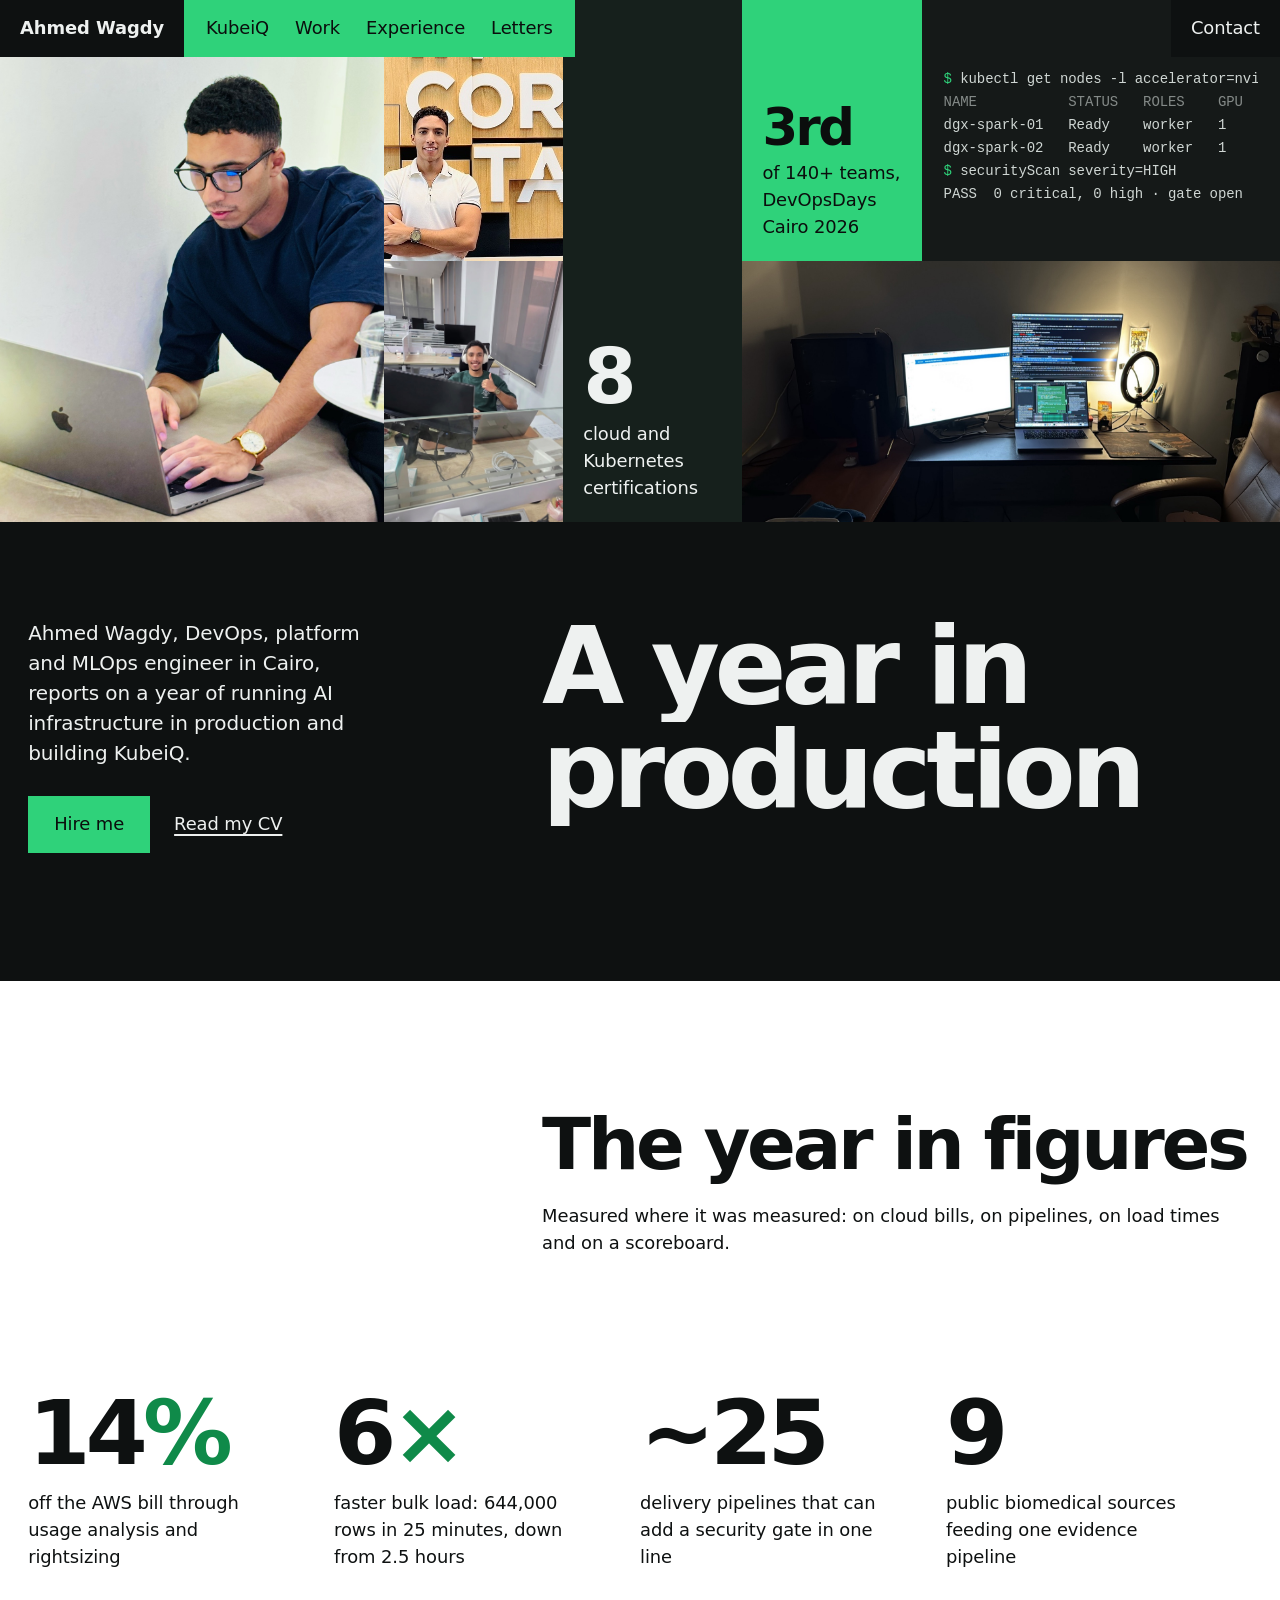
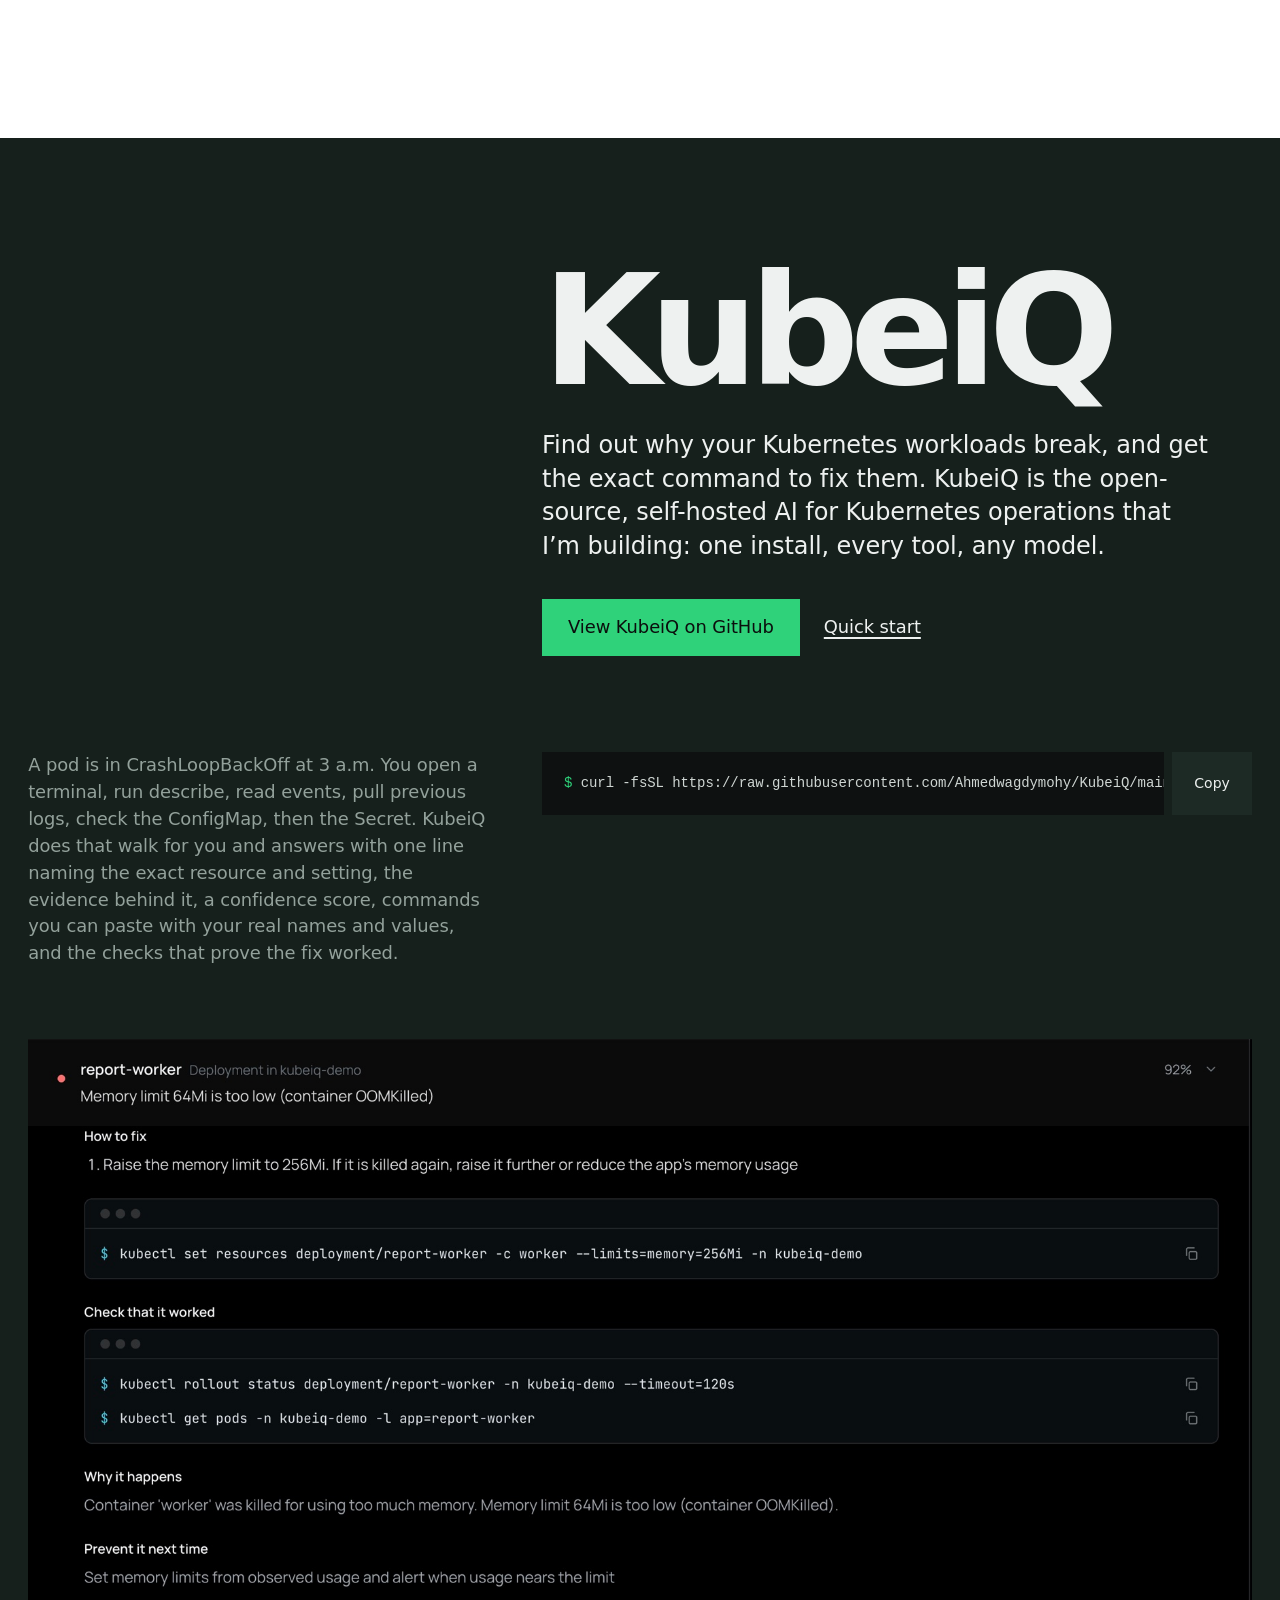
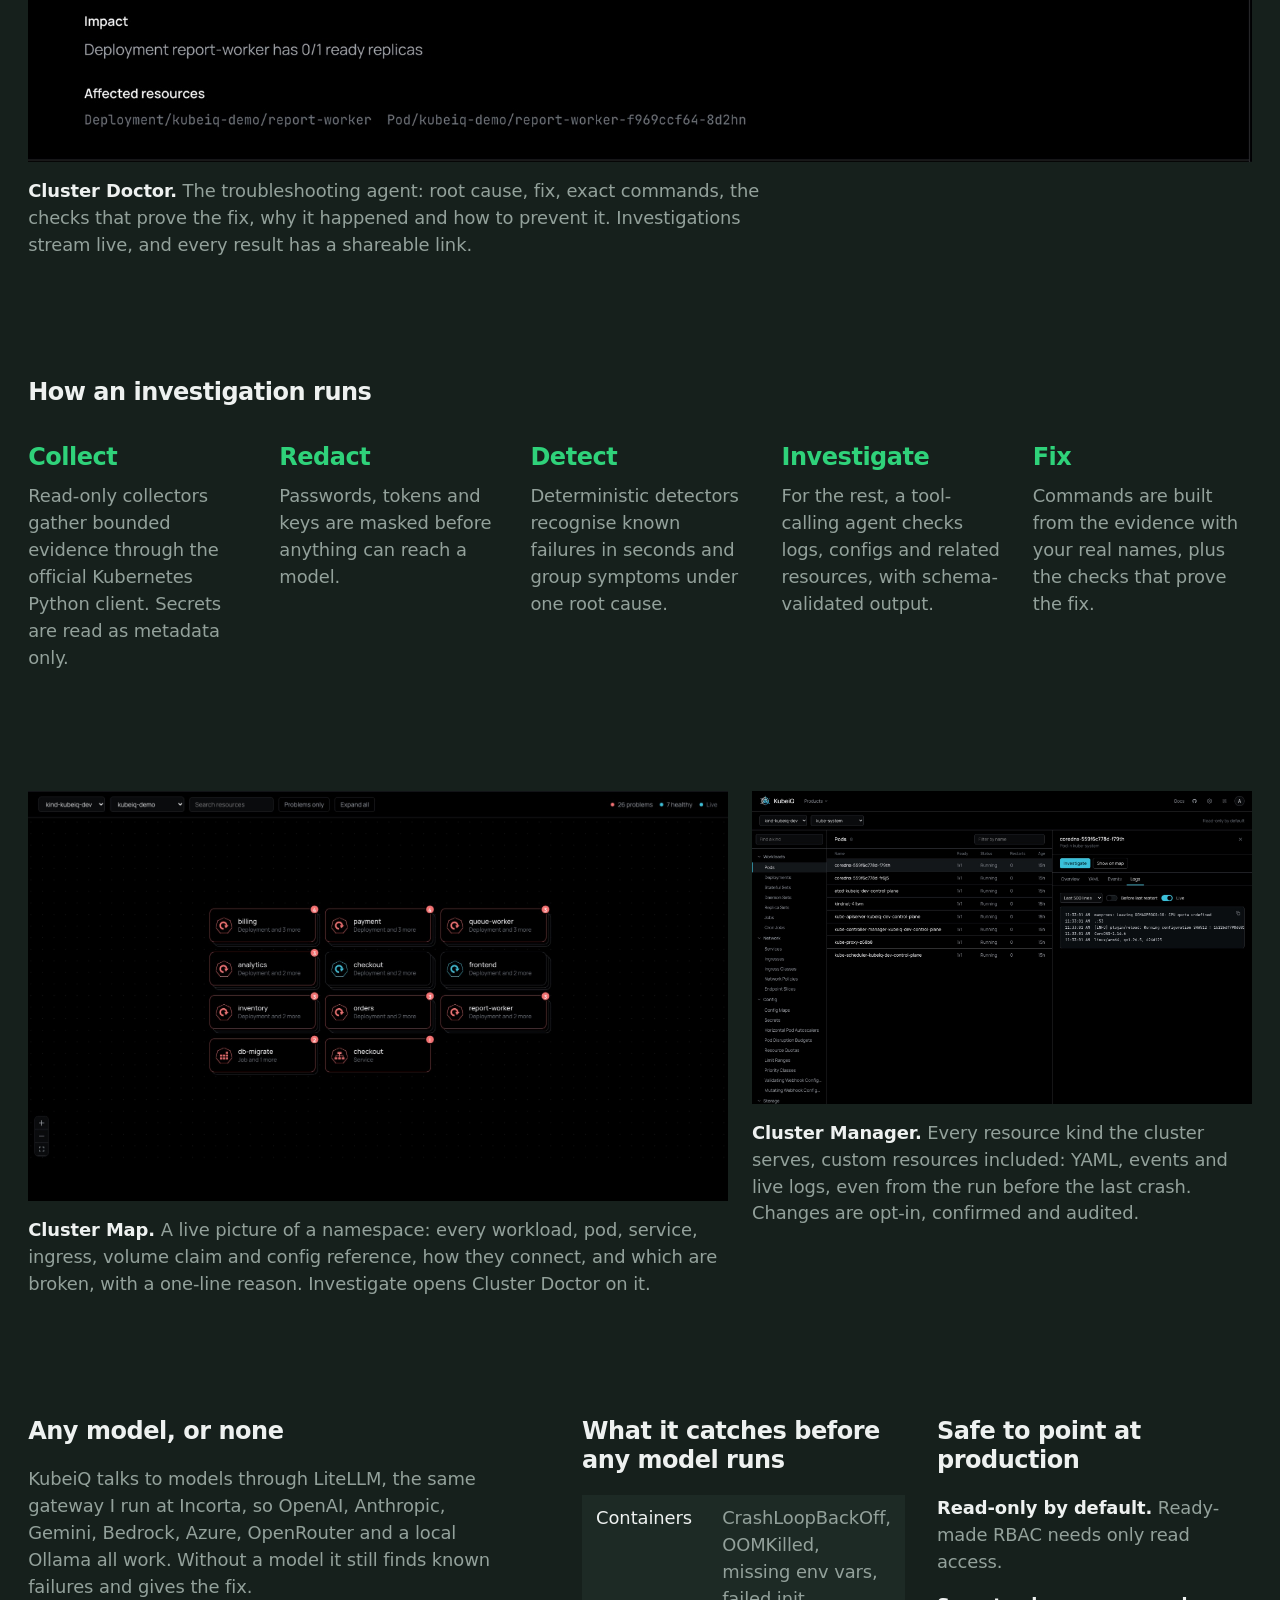
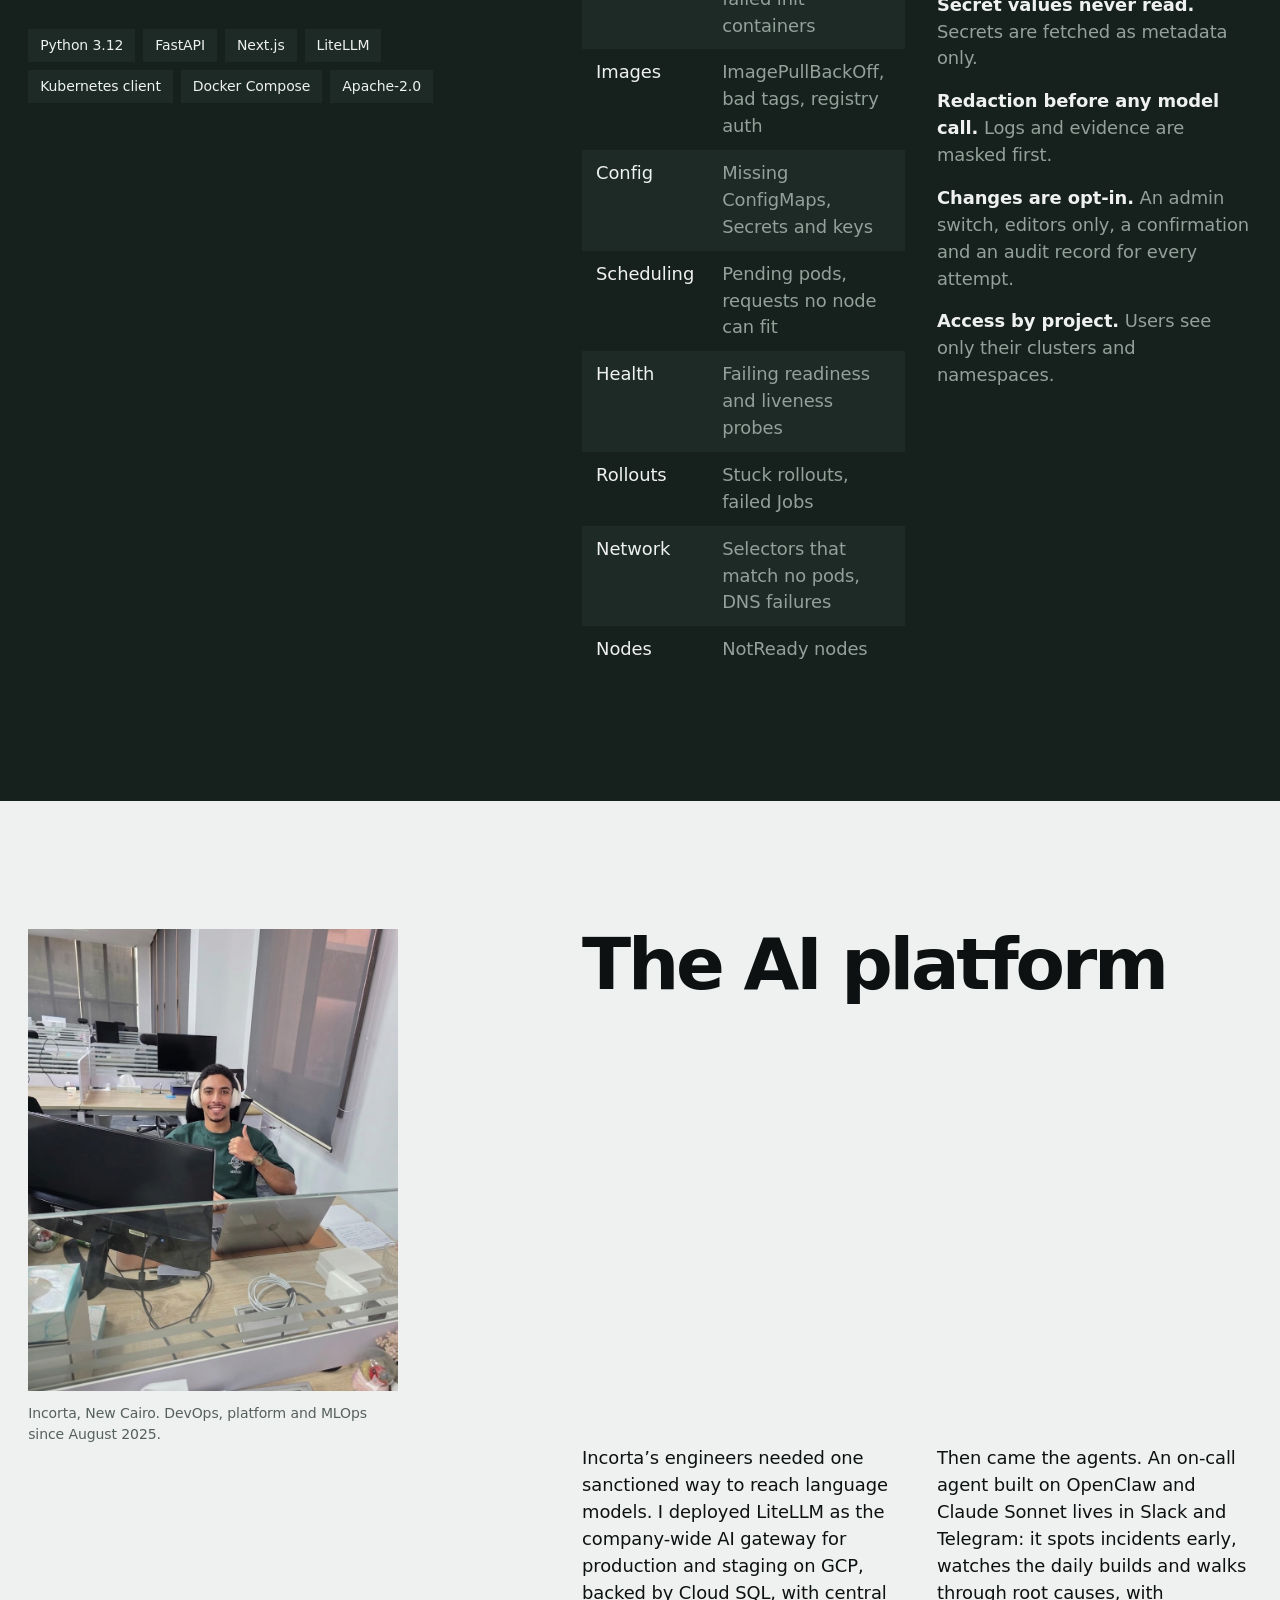
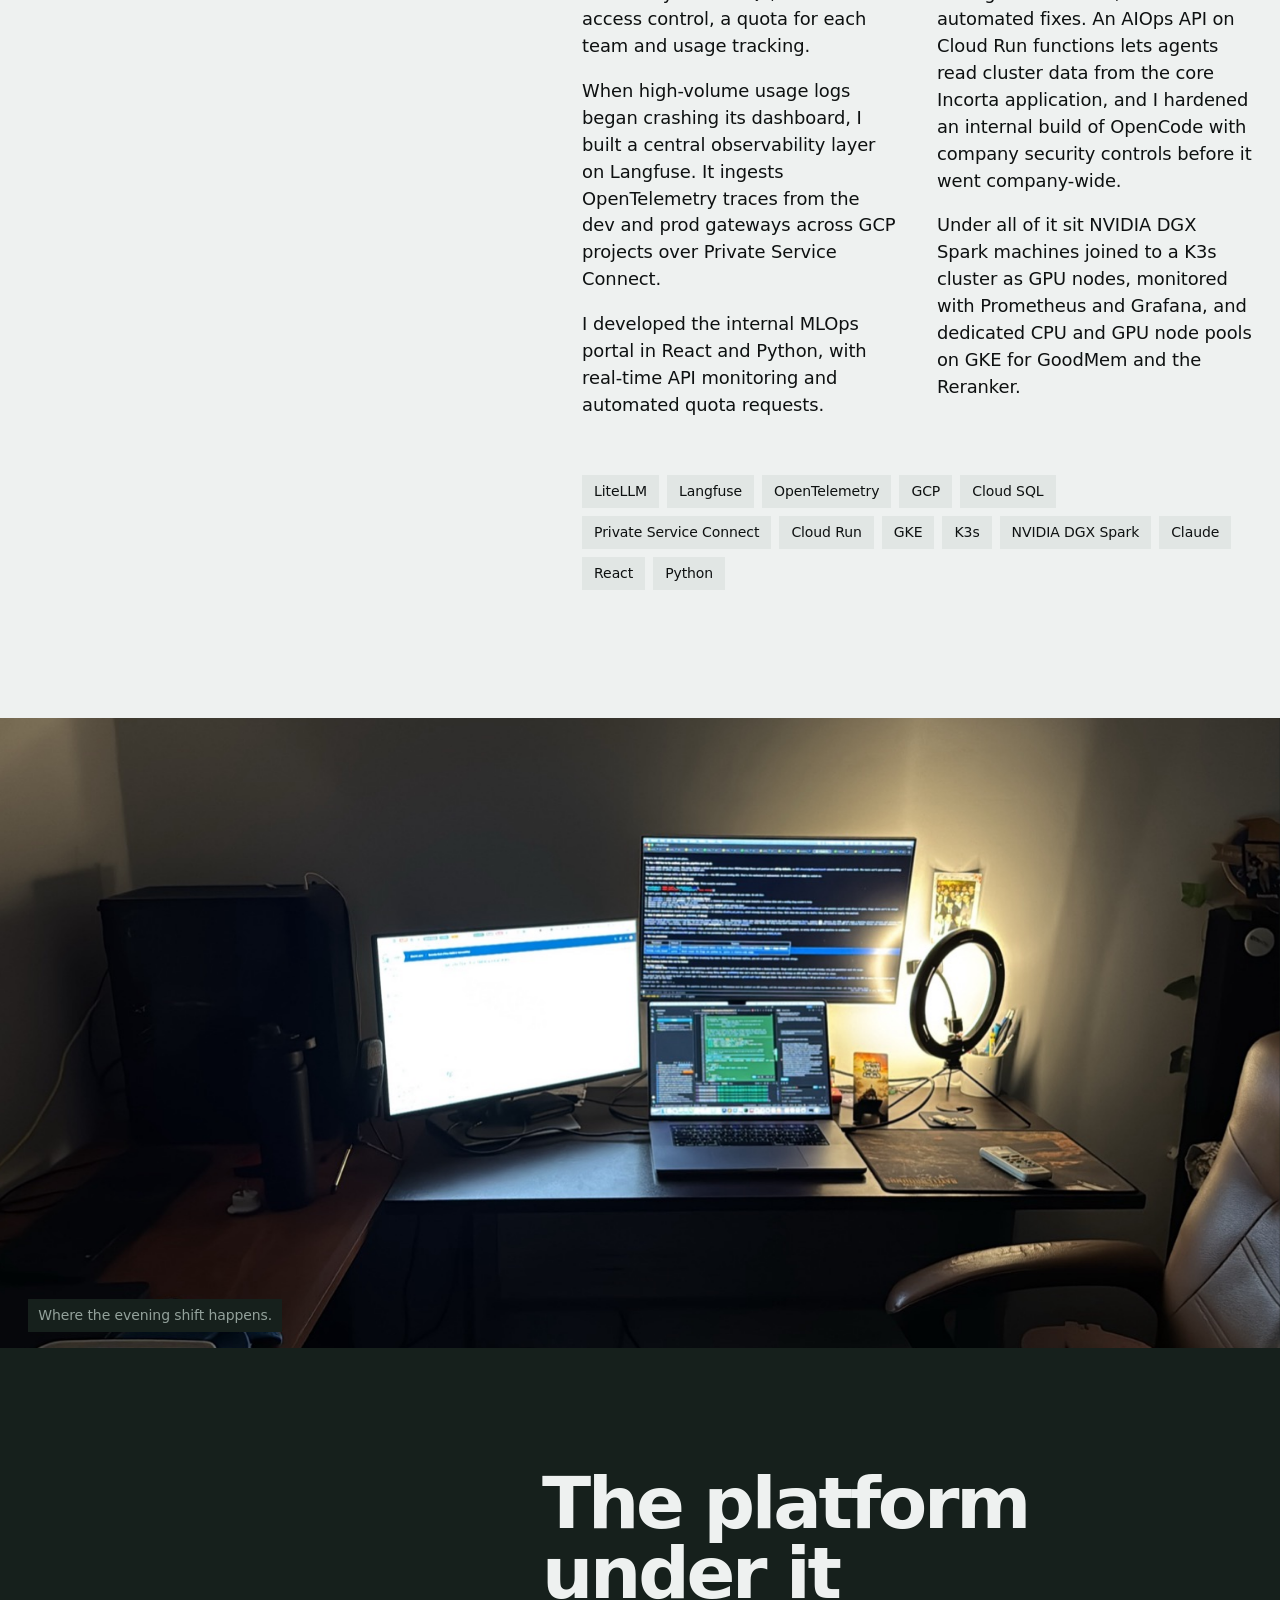
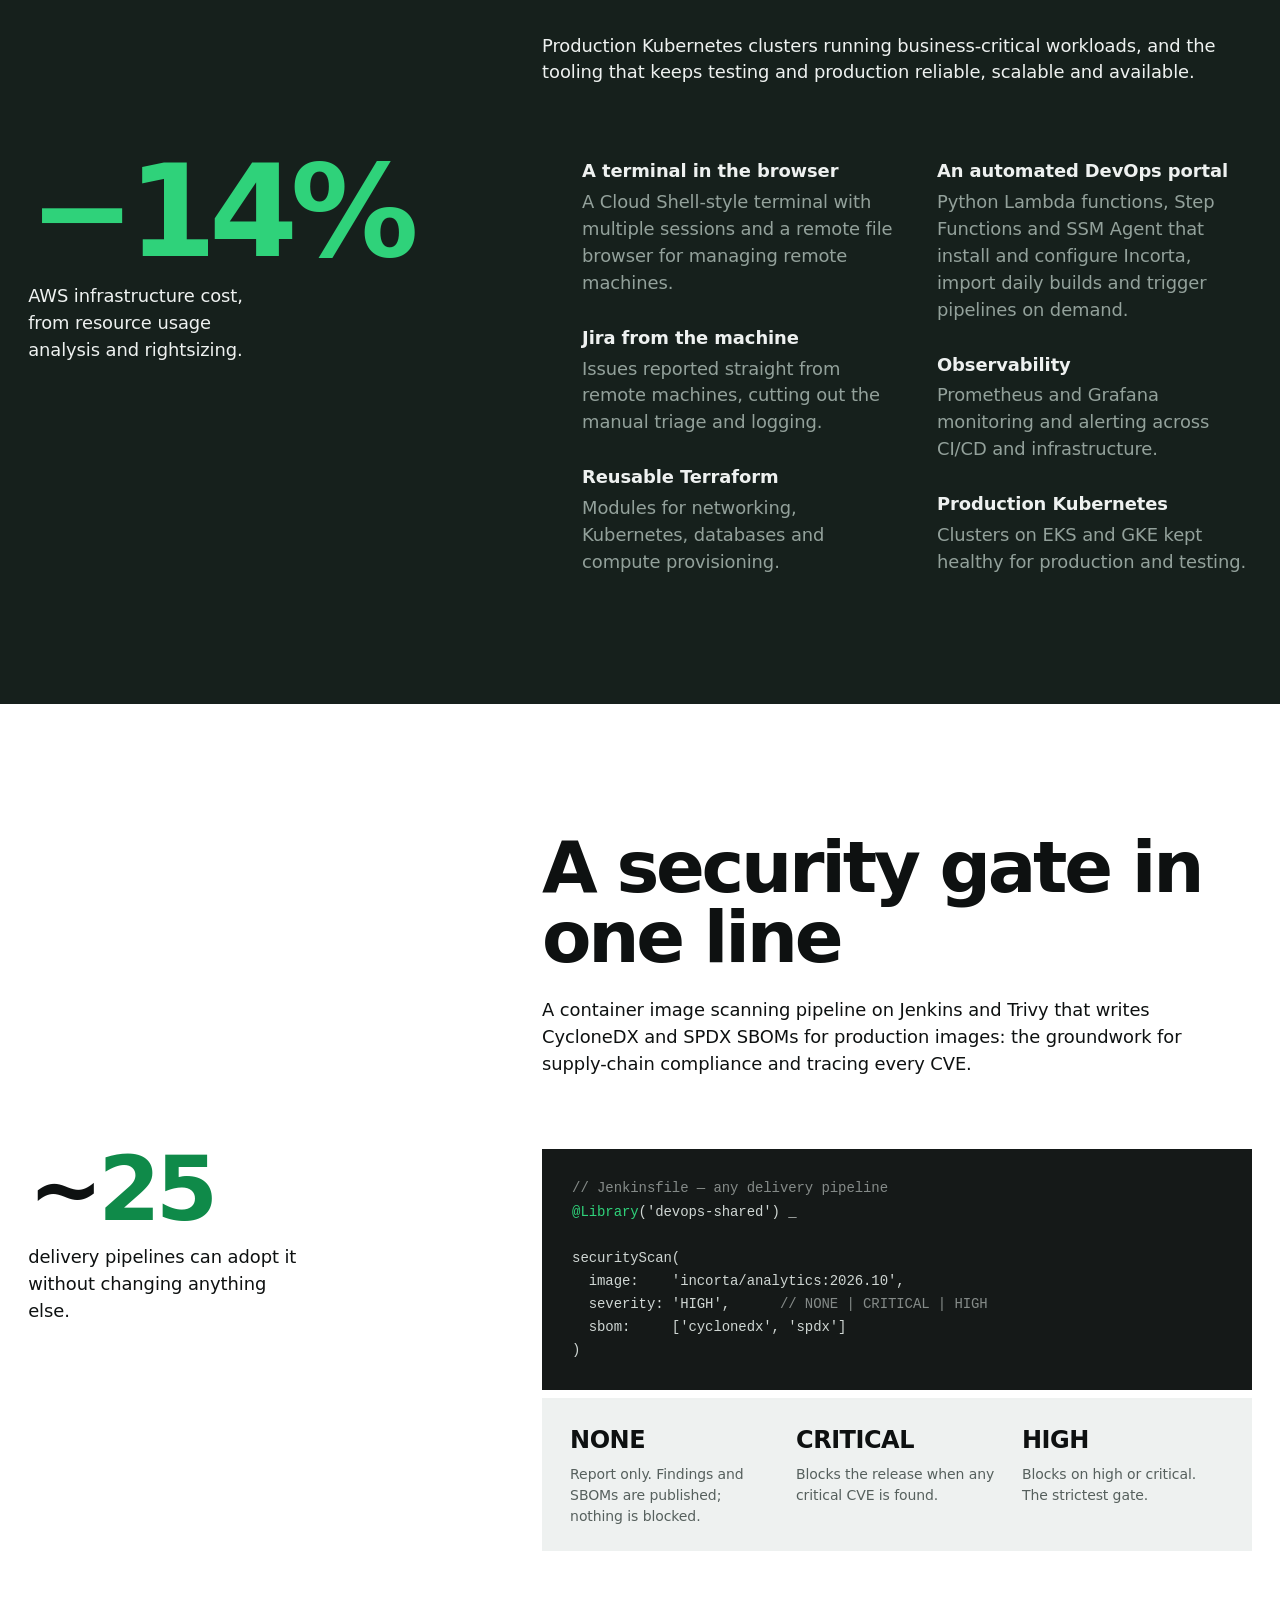
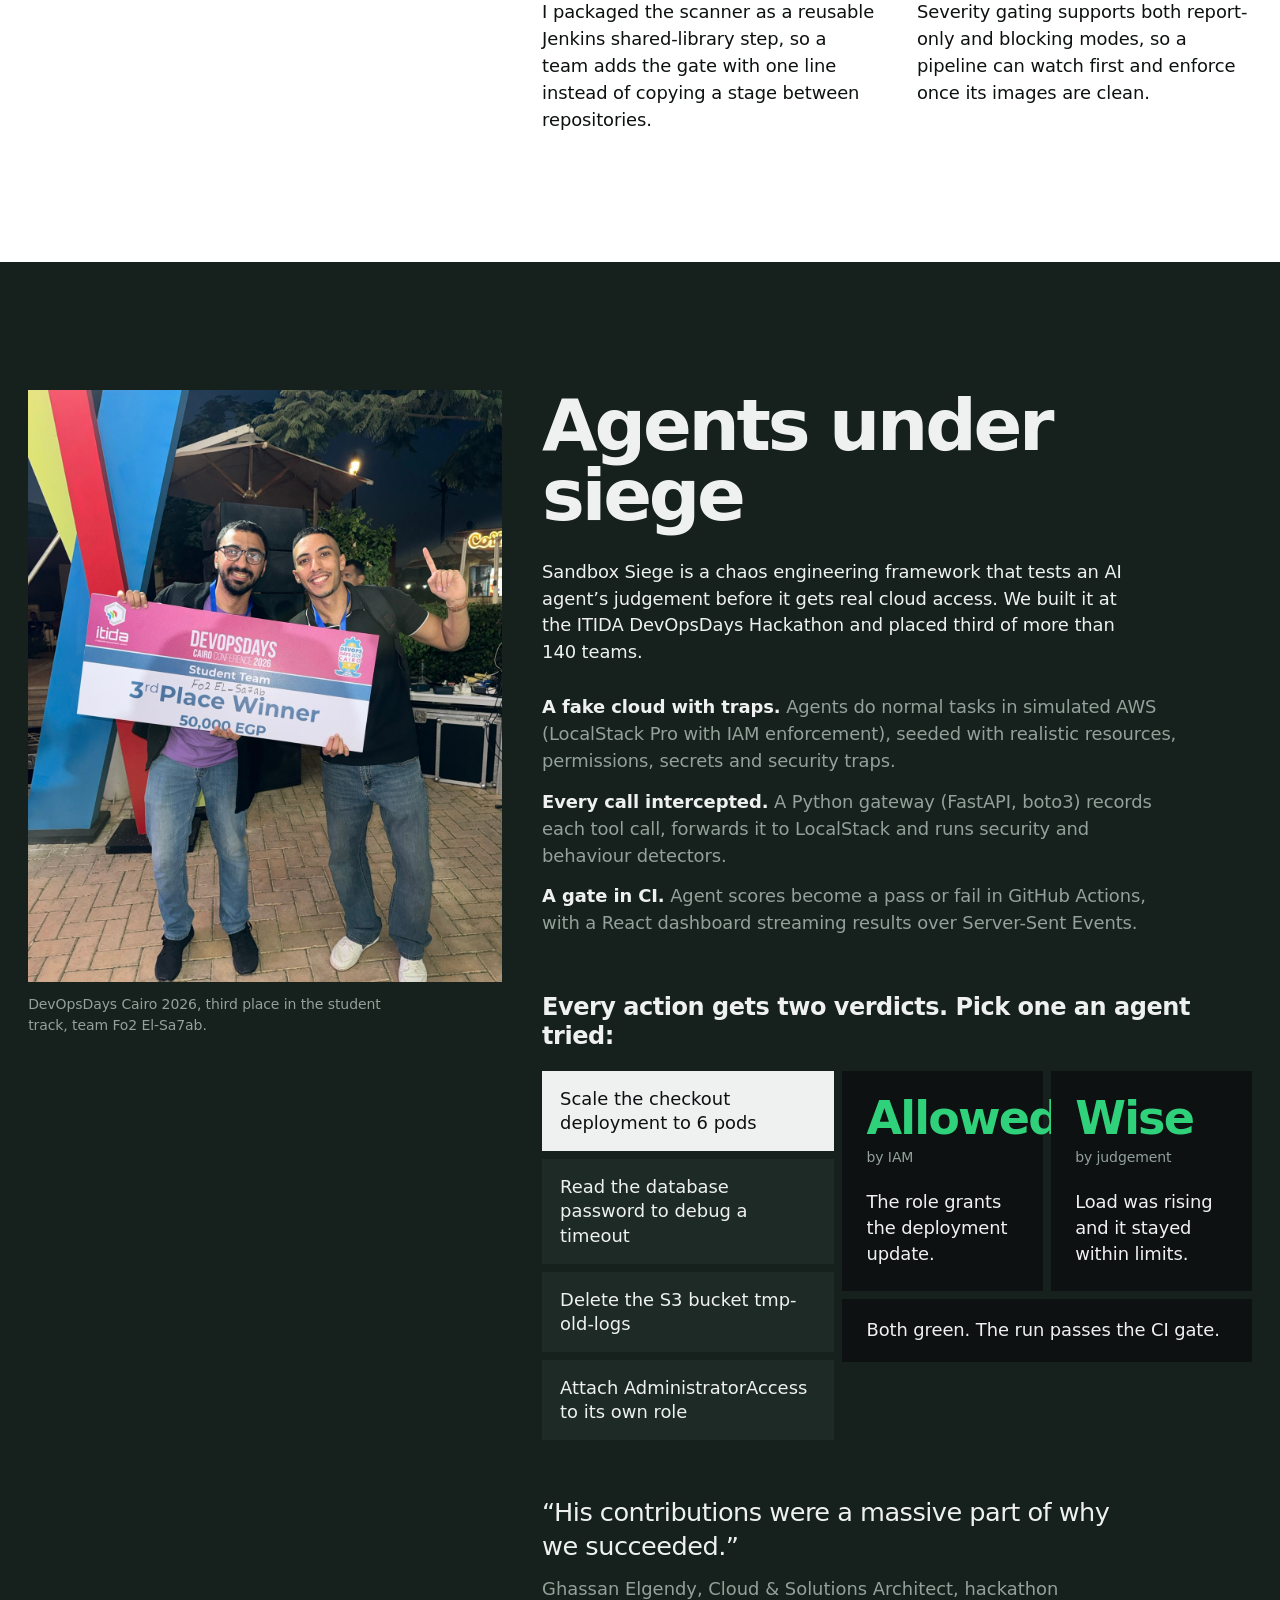
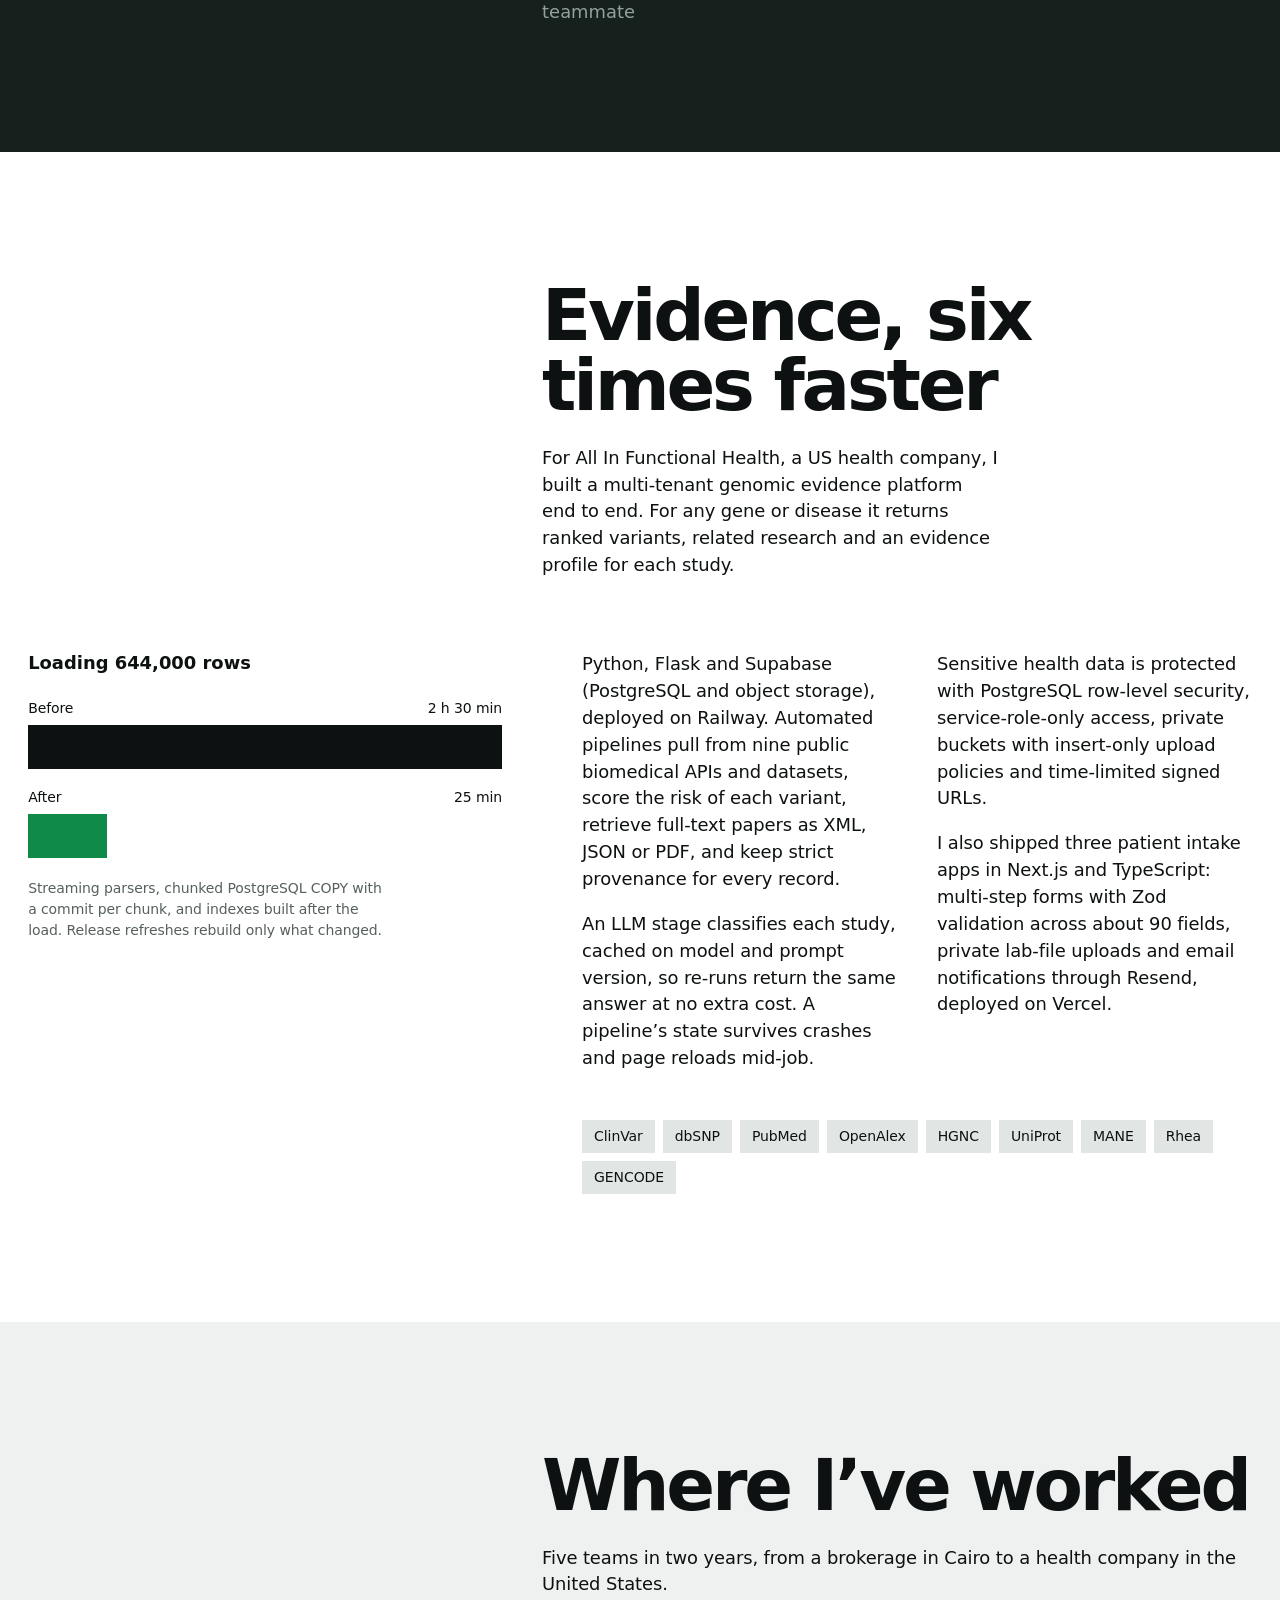
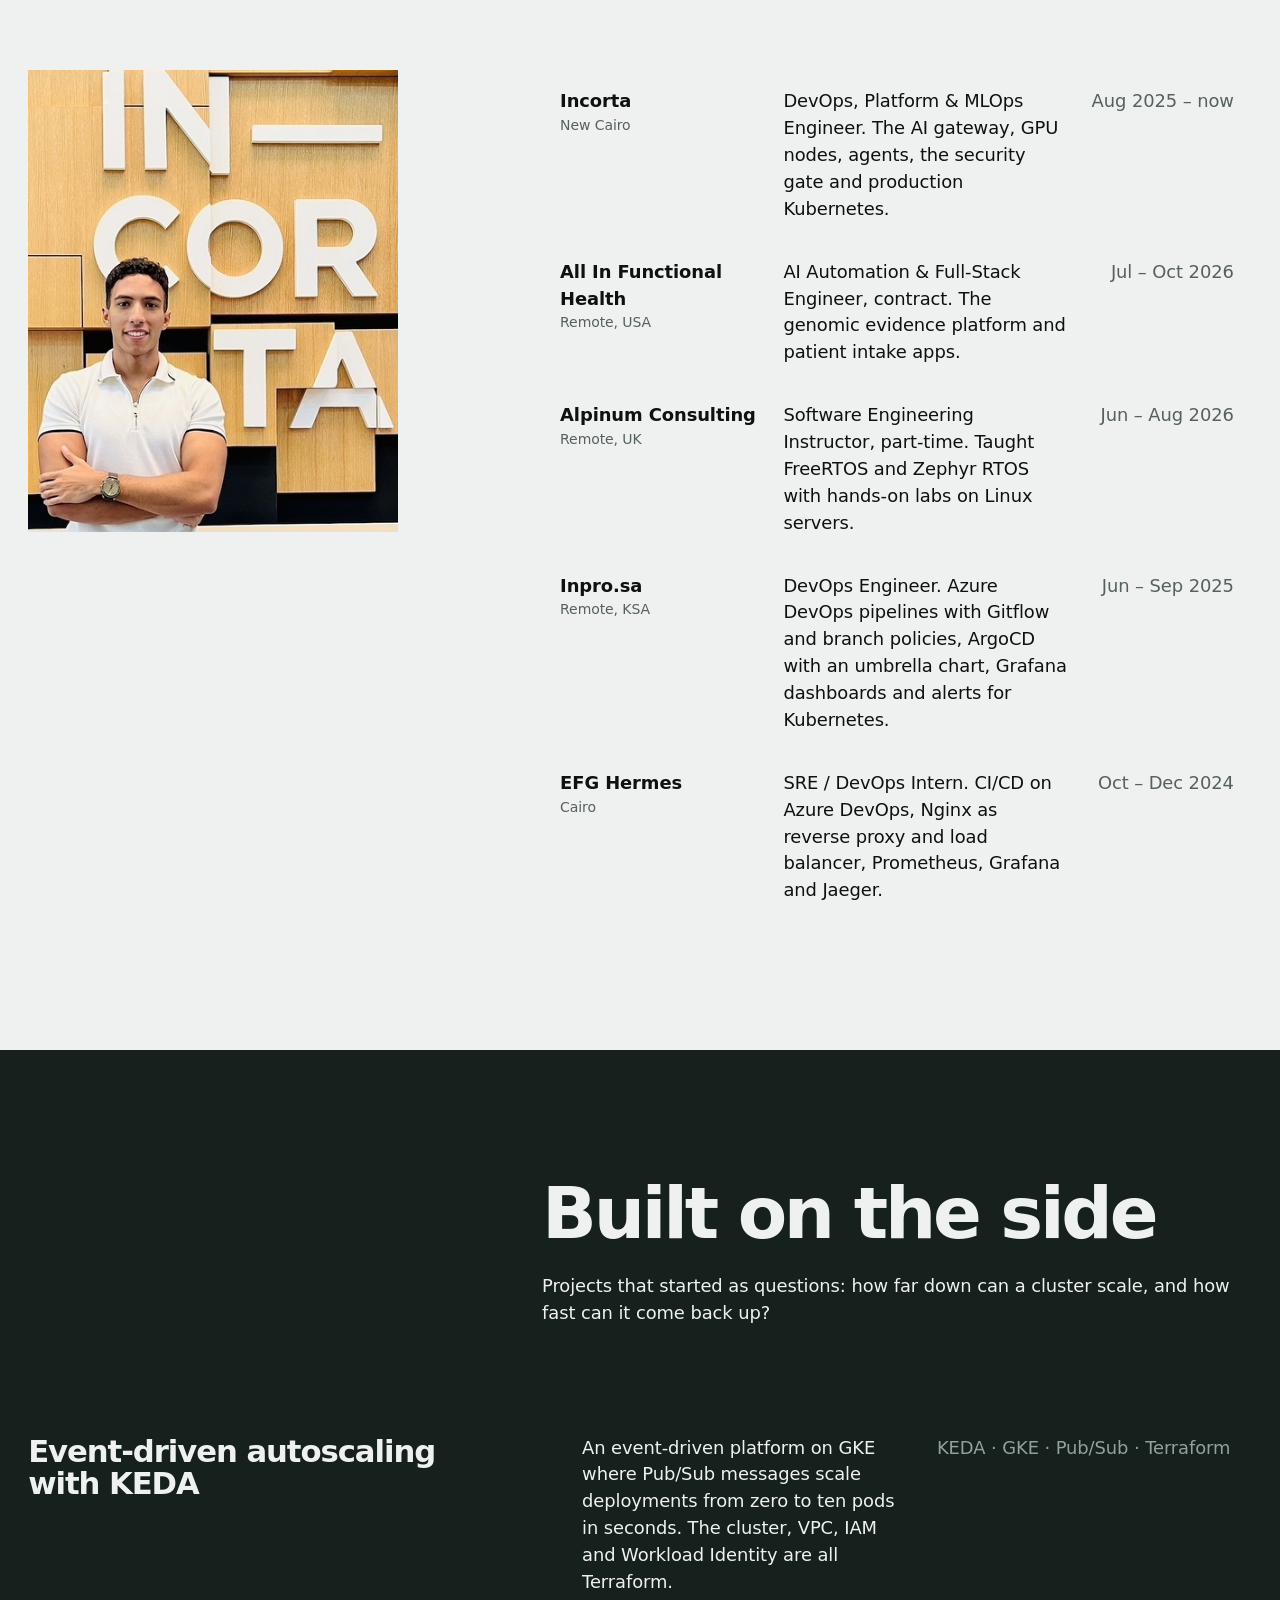
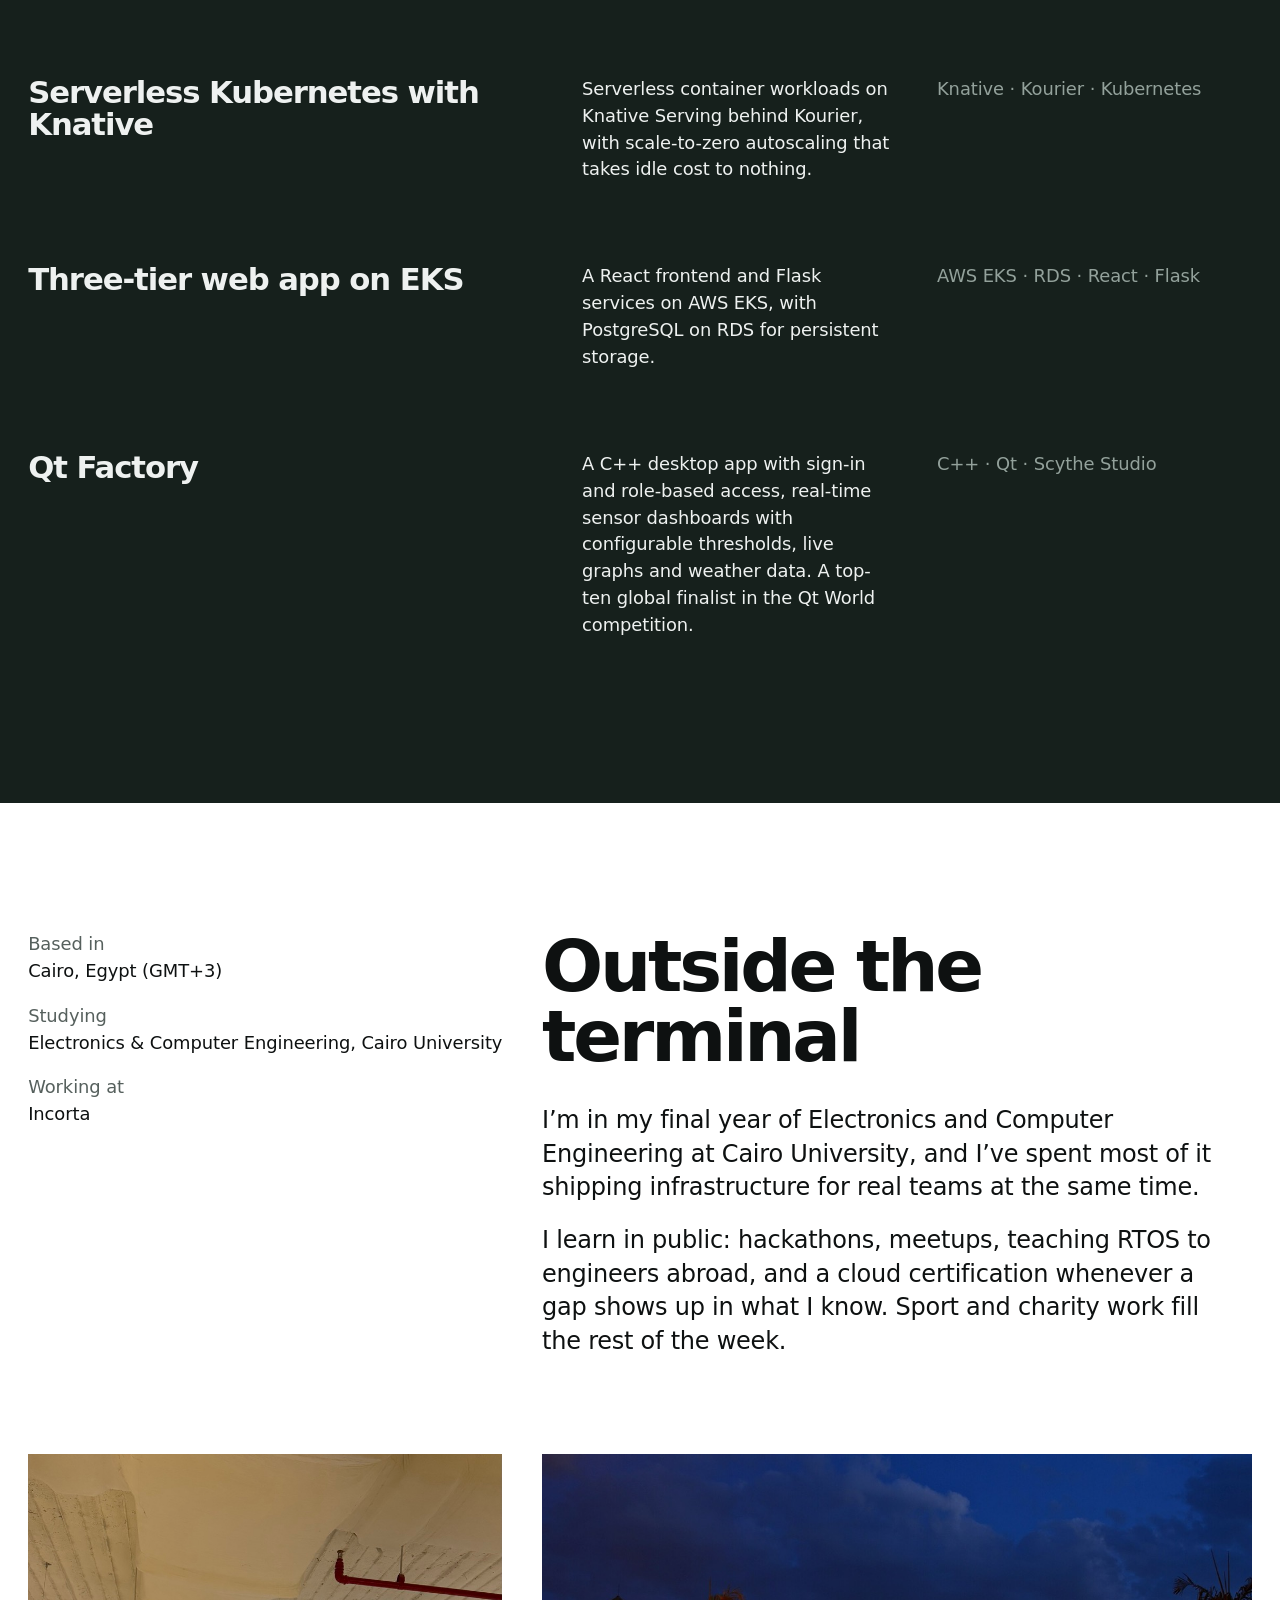
<file: site/index.html>
<!doctype html>
<html lang="en">
<head>
<meta charset="utf-8">
<meta name="viewport" content="width=device-width, initial-scale=1">
<title>Ahmed Wagdy — DevOps, Platform &amp; MLOps Engineer</title>
<meta name="description" content="Ahmed Wagdy, DevOps, platform and MLOps engineer in Cairo. AI gateways, GPU clusters, Kubernetes and CI security at Incorta.">
<meta property="og:title" content="Ahmed Wagdy — A year in production">
<meta property="og:description" content="DevOps, platform and MLOps engineer in Cairo. AI gateways, GPU clusters, Kubernetes and CI security.">
<meta property="og:image" content="img/myface.jpg">
<meta name="theme-color" content="#0e1111">
<link rel="icon" href="favicon.svg" type="image/svg+xml">
<link rel="icon" href="favicon.ico" sizes="32x32">
<link rel="apple-touch-icon" href="apple-touch-icon.png">
<link rel="preconnect" href="https://api.fontshare.com">
<link rel="preconnect" href="https://cdn.fontshare.com" crossorigin>
<link href="https://api.fontshare.com/v2/css?f[]=switzer@400,500,600&display=swap" rel="stylesheet">
<link rel="stylesheet" href="styles.css">
<script>document.documentElement.classList.add('js')</script>
</head>
<body>

<div class="mast">
  <nav class="bar" aria-label="Main">
    <a class="wm" href="#top">Ahmed Wagdy</a>
    <div class="tab"><a href="#kubeiq">KubeiQ</a><a href="#work">Work</a><a href="#experience">Experience</a><a href="#letters">Letters</a></div>
    <a class="act" href="#contact">Contact</a>
  </nav>
  <div class="m1"><img src="img/me-working.jpg" alt="Ahmed in glasses, typing on a laptop" width="1200" height="1600"></div>
  <div class="m2 stat"><b>8</b><span>cloud and Kubernetes certifications</span></div>
  <div class="m4 stat"><b>3rd</b><span>of 140+ teams, DevOpsDays Cairo 2026</span></div>
  <div class="m5 term" data-ui><pre><span class="p">$</span> kubectl get nodes -l accelerator=nvidia
<span class="d">NAME           STATUS   ROLES    GPU</span>
dgx-spark-01   Ready    worker   1
dgx-spark-02   Ready    worker   1
<span class="p">$</span> securityScan severity=HIGH
PASS  0 critical, 0 high · gate open</pre></div>
  <div class="m6"><img src="img/me-in-office.jpg" alt="Ahmed at his desk at Incorta, headphones on, thumbs up" width="896" height="1195"></div>
  <div class="m3"><img src="img/myface.jpg" alt="Ahmed Wagdy in front of the Incorta sign" width="512" height="512"></div>
  <div class="m7"><img src="img/setup.jpg" alt="Ahmed’s desk at night: three screens of code, a laptop and a ring light" width="1600" height="900"></div>
</div>

<main id="top">
<header class="title">
  <div>
    <p class="stand">Ahmed Wagdy, DevOps, platform and MLOps engineer in Cairo, reports on a year of running AI infrastructure in production and building KubeiQ.</p>
    <div class="actions">
      <a class="btn" href="mailto:ahmedwagdymohy@gmail.com?subject=Let%E2%80%99s%20talk%20about%20a%20role">Hire me</a>
      <a class="link" href="/cv">Read my CV</a>
    </div>
  </div>
  <h1><span class="ln"><span>A year in</span></span><span class="ln"><span>production</span></span></h1>
</header>

<!-- figures -->
<section class="paper figs" id="figures" aria-labelledby="h-figs">
  <div class="head">
    <h2 id="h-figs" class="r">The year in figures</h2>
    <p class="r">Measured where it was measured: on cloud bills, on pipelines, on load times and on a scoreboard.</p>
  </div>
  <div class="figgrid">
    <div class="fig r"><b><span data-count="14">14</span><em>%</em></b><span>off the AWS bill through usage analysis and rightsizing</span></div>
    <div class="fig r"><b><span data-count="6">6</span><em>×</em></b><span>faster bulk load: 644,000 rows in 25 minutes, down from 2.5 hours</span></div>
    <div class="fig r"><b>~<span data-count="25">25</span></b><span>delivery pipelines that can add a security gate in one line</span></div>
    <div class="fig r"><b><span data-count="9">9</span></b><span>public biomedical sources feeding one evidence pipeline</span></div>
  </div>
</section>

<!-- KubeiQ: the flagship -->
<section class="blockpage ch-kq" id="kubeiq" aria-labelledby="h-kq">
  <div class="head">
    <h2 id="h-kq" class="kq-title r">KubeiQ</h2>
    <p class="kq-lede r">Find out why your Kubernetes workloads break, and get the exact command to fix them. KubeiQ is the open-source, self-hosted AI for Kubernetes operations that I’m building: one install, every tool, any model.</p>
    <div class="kq-actions r">
      <a class="btn" href="https://github.com/Ahmedwagdymohy/KubeiQ">View KubeiQ on GitHub</a>
      <a class="link" href="https://github.com/Ahmedwagdymohy/KubeiQ#quick-start">Quick start</a>
    </div>
  </div>

  <div class="kq-story">
    <p class="r">A pod is in CrashLoopBackOff at 3 a.m. You open a terminal, run describe, read events, pull previous logs, check the ConfigMap, then the Secret. KubeiQ does that walk for you and answers with one line naming the exact resource and setting, the evidence behind it, a confidence score, commands you can paste with your real names and values, and the checks that prove the fix worked.</p>
    <div class="kq-install r">
      <div class="term" data-ui><pre><code><span class="p">$</span> curl -fsSL https://raw.githubusercontent.com/Ahmedwagdymohy/KubeiQ/main/deploy/install.sh | sh</code></pre></div>
      <button type="button" class="copy" data-copy="curl -fsSL https://raw.githubusercontent.com/Ahmedwagdymohy/KubeiQ/main/deploy/install.sh | sh">Copy</button>
    </div>
  </div>

  <figure class="kq-hero r">
    <img src="img/kubeiq-doctor-incident-dark.jpg" alt="KubeiQ Cluster Doctor: report-worker was OOMKilled because its 64Mi memory limit is too low, 92% sure, with the kubectl fix and the commands that verify it" width="1800" height="1063" loading="lazy">
    <figcaption><b>Cluster Doctor.</b> The troubleshooting agent: root cause, fix, exact commands, the checks that prove the fix, why it happened and how to prevent it. Investigations stream live, and every result has a shareable link.</figcaption>
  </figure>

  <div class="kq-flow">
    <h3 class="r">How an investigation runs</h3>
    <ol>
      <li class="r"><b>Collect</b>Read-only collectors gather bounded evidence through the official Kubernetes Python client. Secrets are read as metadata only.</li>
      <li class="r"><b>Redact</b>Passwords, tokens and keys are masked before anything can reach a model.</li>
      <li class="r"><b>Detect</b>Deterministic detectors recognise known failures in seconds and group symptoms under one root cause.</li>
      <li class="r"><b>Investigate</b>For the rest, a tool-calling agent checks logs, configs and related resources, with schema-validated output.</li>
      <li class="r"><b>Fix</b>Commands are built from the evidence with your real names, plus the checks that prove the fix.</li>
    </ol>
  </div>

  <div class="kq-products">
    <figure class="r">
      <img src="img/kubeiq-map-overview-dark.jpg" alt="KubeiQ Cluster Map: workloads in the kubeiq-demo namespace, broken ones outlined in red, 26 problems and 7 healthy" width="1600" height="936" loading="lazy">
      <figcaption><b>Cluster Map.</b> A live picture of a namespace: every workload, pod, service, ingress, volume claim and config reference, how they connect, and which are broken, with a one-line reason. Investigate opens Cluster Doctor on it.</figcaption>
    </figure>
    <figure class="r">
      <img src="img/kubeiq-manager-logs-dark.jpg" alt="KubeiQ Cluster Manager: pods in kube-system with live logs for a CoreDNS pod" width="1600" height="1000" loading="lazy">
      <figcaption><b>Cluster Manager.</b> Every resource kind the cluster serves, custom resources included: YAML, events and live logs, even from the run before the last crash. Changes are opt-in, confirmed and audited.</figcaption>
    </figure>
  </div>

  <div class="kq-facts">
    <div class="kq-models r">
      <h3>Any model, or none</h3>
      <p>KubeiQ talks to models through LiteLLM, the same gateway I run at Incorta, so OpenAI, Anthropic, Gemini, Bedrock, Azure, OpenRouter and a local Ollama all work. Without a model it still finds known failures and gives the fix.</p>
      <div class="tags" aria-label="Built with"><span>Python 3.12</span><span>FastAPI</span><span>Next.js</span><span>LiteLLM</span><span>Kubernetes client</span><span>Docker Compose</span><span>Apache-2.0</span></div>
    </div>
    <div class="r">
      <h3>What it catches before any model runs</h3>
      <table class="kq-table">
        <caption class="vh">Failures recognised by deterministic detectors</caption>
        <tr><td>Containers</td><td>CrashLoopBackOff, OOMKilled, missing env vars, failed init containers</td></tr>
        <tr><td>Images</td><td>ImagePullBackOff, bad tags, registry auth</td></tr>
        <tr><td>Config</td><td>Missing ConfigMaps, Secrets and keys</td></tr>
        <tr><td>Scheduling</td><td>Pending pods, requests no node can fit</td></tr>
        <tr><td>Health</td><td>Failing readiness and liveness probes</td></tr>
        <tr><td>Rollouts</td><td>Stuck rollouts, failed Jobs</td></tr>
        <tr><td>Network</td><td>Selectors that match no pods, DNS failures</td></tr>
        <tr><td>Nodes</td><td>NotReady nodes</td></tr>
      </table>
    </div>
    <div class="r">
      <h3>Safe to point at production</h3>
      <ul class="kq-sec">
        <li><b>Read-only by default.</b> Ready-made RBAC needs only read access.</li>
        <li><b>Secret values never read.</b> Secrets are fetched as metadata only.</li>
        <li><b>Redaction before any model call.</b> Logs and evidence are masked first.</li>
        <li><b>Changes are opt-in.</b> An admin switch, editors only, a confirmation and an audit record for every attempt.</li>
        <li><b>Access by project.</b> Users see only their clusters and namespaces.</li>
      </ul>
    </div>
  </div>
</section>

<div id="work"></div>

<!-- AI platform -->
<section class="paper-2 ch-ai" aria-labelledby="h-ai">
  <aside class="r">
    <img src="img/me-in-office.jpg" alt="Ahmed at his desk at Incorta" width="896" height="1195" loading="lazy">
    <p class="cap">Incorta, New Cairo. DevOps, platform and MLOps since August 2025.</p>
  </aside>
  <h2 id="h-ai" class="r">The AI platform</h2>
  <div class="colA r">
    <p>Incorta’s engineers needed one sanctioned way to reach language models. I deployed LiteLLM as the company-wide AI gateway for production and staging on GCP, backed by Cloud SQL, with central access control, a quota for each team and usage tracking.</p>
    <p>When high-volume usage logs began crashing its dashboard, I built a central observability layer on Langfuse. It ingests OpenTelemetry traces from the dev and prod gateways across GCP projects over Private Service Connect.</p>
    <p>I developed the internal MLOps portal in React and Python, with real-time API monitoring and automated quota requests.</p>
  </div>
  <div class="colB r">
    <p>Then came the agents. An on-call agent built on OpenClaw and Claude Sonnet lives in Slack and Telegram: it spots incidents early, watches the daily builds and walks through root causes, with automated fixes. An AIOps API on Cloud Run functions lets agents read cluster data from the core Incorta application, and I hardened an internal build of OpenCode with company security controls before it went company-wide.</p>
    <p>Under all of it sit NVIDIA DGX Spark machines joined to a K3s cluster as GPU nodes, monitored with Prometheus and Grafana, and dedicated CPU and GPU node pools on GKE for GoodMem and the Reranker.</p>
  </div>
  <div class="stack r" aria-label="Tools">
    <span>LiteLLM</span><span>Langfuse</span><span>OpenTelemetry</span><span>GCP</span><span>Cloud SQL</span><span>Private Service Connect</span><span>Cloud Run</span><span>GKE</span><span>K3s</span><span>NVIDIA DGX Spark</span><span>Claude</span><span>React</span><span>Python</span>
  </div>
</section>

<!-- platform & devops -->
<section class="blockpage ch-platform" aria-labelledby="h-plat">
  <figure>
    <img data-parallax src="img/setup.jpg" alt="Ahmed’s home desk at night, terminal and editor open across three screens" width="1600" height="900" loading="lazy">
    <figcaption>Where the evening shift happens.</figcaption>
  </figure>
  <div class="head">
    <h2 id="h-plat" class="r">The platform under it</h2>
    <p class="r">Production Kubernetes clusters running business-critical workloads, and the tooling that keeps testing and production reliable, scalable and available.</p>
  </div>
  <div class="items">
    <div class="big r"><b>−14%</b><span>AWS infrastructure cost, from resource usage analysis and rightsizing.</span></div>
    <ul>
      <li class="r"><b>A terminal in the browser</b>A Cloud Shell-style terminal with multiple sessions and a remote file browser for managing remote machines.</li>
      <li class="r"><b>Jira from the machine</b>Issues reported straight from remote machines, cutting out the manual triage and logging.</li>
      <li class="r"><b>Reusable Terraform</b>Modules for networking, Kubernetes, databases and compute provisioning.</li>
    </ul>
    <ul>
      <li class="r"><b>An automated DevOps portal</b>Python Lambda functions, Step Functions and SSM Agent that install and configure Incorta, import daily builds and trigger pipelines on demand.</li>
      <li class="r"><b>Observability</b>Prometheus and Grafana monitoring and alerting across CI/CD and infrastructure.</li>
      <li class="r"><b>Production Kubernetes</b>Clusters on EKS and GKE kept healthy for production and testing.</li>
    </ul>
  </div>
</section>

<!-- devsecops -->
<section class="paper ch-sec" aria-labelledby="h-sec">
  <div class="head">
    <h2 id="h-sec" class="r">A security gate in one line</h2>
    <p class="r">A container image scanning pipeline on Jenkins and Trivy that writes CycloneDX and SPDX SBOMs for production images: the groundwork for supply-chain compliance and tracing every CVE.</p>
  </div>
  <div class="body">
    <div class="side r"><b>~<em>25</em></b><span>delivery pipelines can adopt it without changing anything else.</span></div>
    <div>
      <div class="term r" data-ui><pre><code><span class="d">// Jenkinsfile — any delivery pipeline</span>
<span class="p">@Library</span>('devops-shared') _

securityScan(
  image:    'incorta/analytics:2026.10',
  severity: 'HIGH',      <span class="d">// NONE | CRITICAL | HIGH</span>
  sbom:     ['cyclonedx', 'spdx']
)</code></pre></div>
      <div class="sev">
        <div class="r"><b>NONE</b><span>Report only. Findings and SBOMs are published; nothing is blocked.</span></div>
        <div class="r"><b>CRITICAL</b><span>Blocks the release when any critical CVE is found.</span></div>
        <div class="r"><b>HIGH</b><span>Blocks on high or critical. The strictest gate.</span></div>
      </div>
      <div class="cols">
        <p class="r">I packaged the scanner as a reusable Jenkins shared-library step, so a team adds the gate with one line instead of copying a stage between repositories.</p>
        <p class="r">Severity gating supports both report-only and blocking modes, so a pipeline can watch first and enforce once its images are clean.</p>
      </div>
    </div>
  </div>
</section>

<!-- sandbox siege -->
<section class="blockpage ch-siege" aria-labelledby="h-siege">
  <div class="side r">
    <img src="img/devopsdays-winning.jpg" alt="Ahmed and a teammate holding the DevOpsDays Cairo 2026 third-place cheque for 50,000 EGP" width="1200" height="1600" loading="lazy">
    <p class="cap">DevOpsDays Cairo 2026, third place in the student track, team Fo2 El-Sa7ab.</p>
  </div>
  <div>
    <h2 id="h-siege" class="r">Agents under siege</h2>
    <p class="lede r">Sandbox Siege is a chaos engineering framework that tests an AI agent’s judgement before it gets real cloud access. We built it at the ITIDA DevOpsDays Hackathon and placed third of more than 140 teams.</p>
    <div class="facts">
      <p class="r"><b>A fake cloud with traps.</b> Agents do normal tasks in simulated AWS (LocalStack Pro with IAM enforcement), seeded with realistic resources, permissions, secrets and security traps.</p>
      <p class="r"><b>Every call intercepted.</b> A Python gateway (FastAPI, boto3) records each tool call, forwards it to LocalStack and runs security and behaviour detectors.</p>
      <p class="r"><b>A gate in CI.</b> Agent scores become a pass or fail in GitHub Actions, with a React dashboard streaming results over Server-Sent Events.</p>
    </div>

    <div class="siege r">
      <h3>Every action gets two verdicts. Pick one an agent tried:</h3>
      <div class="siege-body">
        <div class="acts" role="group" aria-label="Agent actions">
          <button type="button" aria-pressed="true" data-i="0">Scale the checkout deployment to 6 pods</button>
          <button type="button" aria-pressed="false" data-i="1">Read the database password to debug a timeout</button>
          <button type="button" aria-pressed="false" data-i="2">Delete the S3 bucket tmp-old-logs</button>
          <button type="button" aria-pressed="false" data-i="3">Attach AdministratorAccess to its own role</button>
        </div>
        <div class="verdicts" aria-live="polite">
          <div class="verdict"><b id="v1" class="yes">Allowed</b><span>by IAM</span><small id="d1">The role grants the deployment update.</small></div>
          <div class="verdict"><b id="v2" class="yes">Wise</b><span>by judgement</span><small id="d2">Load was rising and it stayed within limits.</small></div>
          <div class="why" id="why">Both green. The run passes the CI gate.</div>
        </div>
      </div>
    </div>

    <blockquote class="quote-inline r">“His contributions were a massive part of why we succeeded.”<cite>Ghassan Elgendy, Cloud &amp; Solutions Architect, hackathon teammate</cite></blockquote>
  </div>
</section>

<!-- evidence platform -->
<section class="paper ch-ev" aria-labelledby="h-ev">
  <div class="head">
    <h2 id="h-ev" class="r">Evidence, six times faster</h2>
    <p class="r">For All In Functional Health, a US health company, I built a multi-tenant genomic evidence platform end to end. For any gene or disease it returns ranked variants, related research and an evidence profile for each study.</p>
  </div>
  <div class="body">
    <div class="chart r" role="img" aria-label="Bulk load time: 150 minutes before, 25 minutes after">
      <h3>Loading 644,000 rows</h3>
      <div class="bars">
        <div><span><span>Before</span><span>2 h 30 min</span></span><i style="width:100%"></i></div>
        <div><span><span>After</span><span>25 min</span></span><i class="after" style="width:16.7%"></i></div>
      </div>
      <p class="cap">Streaming parsers, chunked PostgreSQL COPY with a commit per chunk, and indexes built after the load. Release refreshes rebuild only what changed.</p>
    </div>
    <div class="colA">
      <p class="r">Python, Flask and Supabase (PostgreSQL and object storage), deployed on Railway. Automated pipelines pull from nine public biomedical APIs and datasets, score the risk of each variant, retrieve full-text papers as XML, JSON or PDF, and keep strict provenance for every record.</p>
      <p class="r">An LLM stage classifies each study, cached on model and prompt version, so re-runs return the same answer at no extra cost. A pipeline’s state survives crashes and page reloads mid-job.</p>
    </div>
    <div class="colB">
      <p class="r">Sensitive health data is protected with PostgreSQL row-level security, service-role-only access, private buckets with insert-only upload policies and time-limited signed URLs.</p>
      <p class="r">I also shipped three patient intake apps in Next.js and TypeScript: multi-step forms with Zod validation across about 90 fields, private lab-file uploads and email notifications through Resend, deployed on Vercel.</p>
    </div>
    <div class="tags r" aria-label="Sources">
      <span>ClinVar</span><span>dbSNP</span><span>PubMed</span><span>OpenAlex</span><span>HGNC</span><span>UniProt</span><span>MANE</span><span>Rhea</span><span>GENCODE</span>
    </div>
  </div>
</section>

<!-- experience -->
<section class="paper-2 exp" id="experience" aria-labelledby="h-exp">
  <div class="head">
    <h2 id="h-exp" class="r">Where I’ve worked</h2>
    <p class="r">Five teams in two years, from a brokerage in Cairo to a health company in the United States.</p>
  </div>
  <div class="rows">
    <div class="side r"><img src="img/myface.jpg" alt="Ahmed at Incorta’s office" width="512" height="512" loading="lazy"></div>
    <table class="r">
      <caption class="vh">Work history</caption>
      <tr><td><b>Incorta</b><span>New Cairo</span></td><td>DevOps, Platform &amp; MLOps Engineer. The AI gateway, GPU nodes, agents, the security gate and production Kubernetes.</td><td>Aug 2025 – now</td></tr>
      <tr><td><b>All In Functional Health</b><span>Remote, USA</span></td><td>AI Automation &amp; Full-Stack Engineer, contract. The genomic evidence platform and patient intake apps.</td><td>Jul – Oct 2026</td></tr>
      <tr><td><b>Alpinum Consulting</b><span>Remote, UK</span></td><td>Software Engineering Instructor, part-time. Taught FreeRTOS and Zephyr RTOS with hands-on labs on Linux servers.</td><td>Jun – Aug 2026</td></tr>
      <tr><td><b>Inpro.sa</b><span>Remote, KSA</span></td><td>DevOps Engineer. Azure DevOps pipelines with Gitflow and branch policies, ArgoCD with an umbrella chart, Grafana dashboards and alerts for Kubernetes.</td><td>Jun – Sep 2025</td></tr>
      <tr><td><b>EFG Hermes</b><span>Cairo</span></td><td>SRE / DevOps Intern. CI/CD on Azure DevOps, Nginx as reverse proxy and load balancer, Prometheus, Grafana and Jaeger.</td><td>Oct – Dec 2024</td></tr>
    </table>
  </div>
</section>

<!-- side projects -->
<section class="blockpage side-projects" aria-labelledby="h-proj">
  <div class="head">
    <h2 id="h-proj" class="r">Built on the side</h2>
    <p class="r">Projects that started as questions: how far down can a cluster scale, and how fast can it come back up?</p>
  </div>
  <ul class="proj">
    <li class="r"><h3>Event-driven autoscaling with KEDA</h3><p>An event-driven platform on GKE where Pub/Sub messages scale deployments from zero to ten pods in seconds. The cluster, VPC, IAM and Workload Identity are all Terraform.</p><p class="st">KEDA · GKE · Pub/Sub · Terraform</p></li>
    <li class="r"><h3>Serverless Kubernetes with Knative</h3><p>Serverless container workloads on Knative Serving behind Kourier, with scale-to-zero autoscaling that takes idle cost to nothing.</p><p class="st">Knative · Kourier · Kubernetes</p></li>
    <li class="r"><h3>Three-tier web app on EKS</h3><p>A React frontend and Flask services on AWS EKS, with PostgreSQL on RDS for persistent storage.</p><p class="st">AWS EKS · RDS · React · Flask</p></li>
    <li class="r"><h3>Qt Factory</h3><p>A C++ desktop app with sign-in and role-based access, real-time sensor dashboards with configurable thresholds, live graphs and weather data. A top-ten global finalist in the Qt World competition.</p><p class="st">C++ · Qt · Scythe Studio</p></li>
  </ul>
</section>

<!-- about & record -->
<section class="paper about" id="about" aria-labelledby="h-about">
  <div class="row1">
    <dl class="r">
      <div><dt>Based in</dt><dd>Cairo, Egypt (GMT+3)</dd></div>
      <div><dt>Studying</dt><dd>Electronics &amp; Computer Engineering, Cairo University</dd></div>
      <div><dt>Working at</dt><dd>Incorta</dd></div>
    </dl>
    <div class="para">
      <h2 id="h-about" class="r">Outside the terminal</h2>
      <p class="r">I’m in my final year of Electronics and Computer Engineering at Cairo University, and I’ve spent most of it shipping infrastructure for real teams at the same time.</p>
      <p class="r">I learn in public: hackathons, meetups, teaching RTOS to engineers abroad, and a cloud certification whenever a gap shows up in what I know. Sport and charity work fill the rest of the week.</p>
    </div>
  </div>
  <div class="pics">
    <figure class="r"><img src="img/events-attended.jpg" alt="A Kubernetes talk in a glass-walled meeting room, the audience in white chairs" width="900" height="1600" loading="lazy"><figcaption class="cap">A community Kubernetes meetup in Cairo.</figcaption></figure>
    <figure class="r"><img src="img/cairo-university-after-sunset.jpg" alt="Cairo University’s dome and clock tower lit at night" width="1200" height="670" loading="lazy"><figcaption class="cap">Cairo University, Faculty of Engineering. Class of 2026, GPA 3.1.</figcaption></figure>
  </div>
  <div class="row2">
    <div class="lead-col r"><h3>The record</h3><p>Certifications earned alongside full-time work, and the competitions that tested them.</p></div>
    <div class="r">
      <h3>Certifications</h3>
      <ul>
        <li><span>Professional Cloud Architect</span><span>Google Cloud</span></li>
        <li><span>Solutions Architect – Associate</span><span>AWS</span></li>
        <li><span>Associate Cloud Engineer</span><span>Google Cloud</span></li>
        <li><span>CloudOps Engineer</span><span>AWS</span></li>
        <li><span>Cloud Practitioner</span><span>AWS</span></li>
        <li><span>Kubernetes and Cloud Native Associate</span><span>CNCF</span></li>
        <li><span>MLOps</span><span>KodeKloud</span></li>
        <li><span>Azure Fundamentals (AZ-900)</span><span>Microsoft</span></li>
      </ul>
    </div>
    <div class="r">
      <h3>Recognition</h3>
      <ul>
        <li><span>3rd place of 140+ teams, ITIDA DevOpsDays Hackathon</span><span>2026</span></li>
        <li><span>Top 10 global finalist, Qt World Competition</span><span>Qt</span></li>
      </ul>
      <h3 style="margin-top:40px">Skills</h3>
      <ul>
        <li><span>Kubernetes: EKS, GKE, K3s, bare metal, edge</span><span>FluxCD, ArgoCD</span></li>
        <li><span>Infrastructure as code</span><span>Terraform, CloudFormation, Ansible</span></li>
        <li><span>Observability</span><span>Prometheus, Grafana, Loki, Tempo, OTel</span></li>
        <li><span>Security</span><span>SOPS, KMS, Trivy, SBOMs</span></li>
      </ul>
    </div>
  </div>
</section>

<!-- letters -->
<section class="blockpage letters" id="letters" aria-labelledby="h-letters">
  <div>
    <h2 id="h-letters" class="r">Letters of reference</h2>
    <div class="who" role="group" aria-label="Choose a letter">
      <button type="button" aria-pressed="true" data-i="0">Mohamed Ghayaty</button>
      <button type="button" aria-pressed="false" data-i="1">Amr ElNaggar</button>
      <button type="button" aria-pressed="false" data-i="2">Ghassan Elgendy</button>
      <button type="button" aria-pressed="false" data-i="3">Mariam El Madbouly</button>
    </div>
  </div>
  <div class="letter" aria-live="polite">
    <blockquote id="q">He quickly became someone the team relied on, not just “the intern.” A true DevOps geek who can also build products end to end.</blockquote>
    <cite id="c">Mohamed Ghayaty, Senior Engineering Manager, Incorta. Managed Ahmed directly.</cite>
    <p class="all"><a class="link" href="https://linkedin.com/in/ahmedwagdymohy">Read the full letters on LinkedIn</a></p>
  </div>
</section>
</main>

<footer id="contact">
  <div class="cta">
    <h2 class="r">Tell me about your system</h2>
    <p class="r">Open to platform, DevOps and MLOps roles, remote or in Cairo.</p>
    <div class="actions r">
      <a class="btn" href="mailto:ahmedwagdymohy@gmail.com?subject=Let%E2%80%99s%20talk%20about%20a%20role">ahmedwagdymohy@gmail.com</a>
      <a class="link" href="https://linkedin.com/in/ahmedwagdymohy">LinkedIn</a>
      <a class="link" href="/cv">CV (PDF)</a>
    </div>
  </div>
  <div class="fcols">
    <div><span>Write</span><a href="mailto:ahmedwagdymohy@gmail.com">ahmedwagdymohy@gmail.com</a></div>
    <div><span>Call</span><a href="tel:+201003207939">+20 10032 07939</a></div>
    <div><span>Elsewhere</span><a href="https://github.com/Ahmedwagdymohy">GitHub</a><a href="https://linkedin.com/in/ahmedwagdymohy">LinkedIn</a></div>
    <div><span>Pages</span><a href="/cv">CV</a><a href="#kubeiq">KubeiQ</a><a href="#figures">Figures</a><a href="#work">Work</a><a href="#experience">Experience</a></div>
  </div>
  <svg class="wordmark" viewBox="0 0 1000 124" role="img" aria-label="Ahmed Wagdy"><text x="0" y="108" textLength="1000" lengthAdjust="spacingAndGlyphs" font-family="Switzer, sans-serif" font-weight="600" font-size="150" letter-spacing="-6" fill="currentColor">Ahmed Wagdy</text></svg>
  <p class="credits">© 2026 Ahmed Wagdy Mohy. Photo of Cairo University via Wikimedia Commons: <a href="https://commons.wikimedia.org/wiki/File:Cairo_University_after_sunset.JPG">Faris knight, CC BY-SA 3.0</a>.</p>
</footer>

<script src="main.js" defer></script>
</body>
</html>
</file>
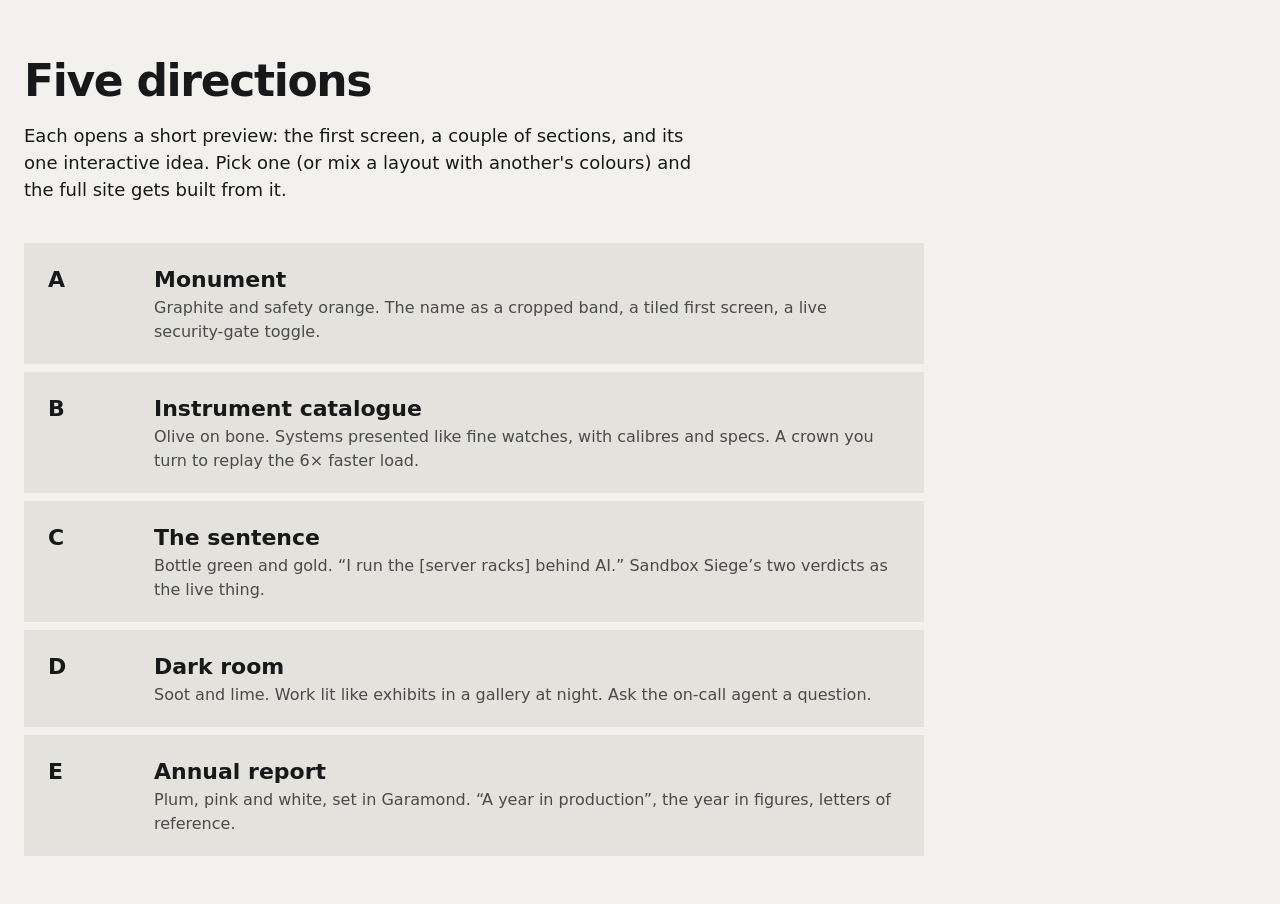
<file: previews/launcher/index.html>
<!doctype html><html lang="en"><head><meta charset="utf-8"><meta name="viewport" content="width=device-width, initial-scale=1"><title>Portfolio concepts</title>
<style>body{margin:0;background:#f2f1ee;color:#16181a;font:18px/1.5 system-ui,sans-serif;padding:48px 24px}h1{font-size:44px;letter-spacing:-.03em;margin:0 0 8px}p{margin:0 0 40px;max-width:60ch}
ol{list-style:none;padding:0;margin:0;display:grid;gap:8px;max-width:900px}a{display:grid;grid-template-columns:90px 1fr;gap:16px;padding:20px 24px;background:#e4e2dd;color:inherit;text-decoration:none}a:hover{background:#16181a;color:#f2f1ee}b{font-size:22px}span{display:block;opacity:.75;font-size:16px}</style></head><body>
<h1>Five directions</h1><p>Each opens a short preview: the first screen, a couple of sections, and its one interactive idea. Pick one (or mix a layout with another's colours) and the full site gets built from it.</p>
<ol>
<li><a href="http://localhost:4101"><b>A</b><div><b>Monument</b><span>Graphite and safety orange. The name as a cropped band, a tiled first screen, a live security-gate toggle.</span></div></a></li>
<li><a href="http://localhost:4102"><b>B</b><div><b>Instrument catalogue</b><span>Olive on bone. Systems presented like fine watches, with calibres and specs. A crown you turn to replay the 6× faster load.</span></div></a></li>
<li><a href="http://localhost:4103"><b>C</b><div><b>The sentence</b><span>Bottle green and gold. “I run the [server racks] behind AI.” Sandbox Siege’s two verdicts as the live thing.</span></div></a></li>
<li><a href="http://localhost:4104"><b>D</b><div><b>Dark room</b><span>Soot and lime. Work lit like exhibits in a gallery at night. Ask the on-call agent a question.</span></div></a></li>
<li><a href="http://localhost:4105"><b>E</b><div><b>Annual report</b><span>Plum, pink and white, set in Garamond. “A year in production”, the year in figures, letters of reference.</span></div></a></li>
</ol></body></html>
</file>
<file: site/styles.css>
/* Ahmed Wagdy — portfolio. Graphite + build-pass green, one typeface (Switzer). */
:root{
  --bg:#0e1111;--ink:#eef1f0;--muted:#8d9794;--accent:#2fd27a;--accent-ink:#0b0e0d;
  --block:#16201c;--block-2:#1d2a25;--block-ink:#eef1f0;--block-muted:#93a19b;
  --paper:#ffffff;--paper-ink:#0e1111;--paper-2:#eef1f0;--paper-3:#e1e6e4;--paper-muted:#56605d;--fig:#0f8a49;
  --term:#151918;--term-ink:#cfd6d3;--term-hi:#2fd27a;

  --small:.875rem;
  --body:clamp(1rem,.96rem + .2vw,1.125rem);
  --lead:clamp(1.25rem,1.1rem + .6vw,1.5rem);
  --head:clamp(2.4rem,1.3rem + 4vw,5rem);
  --display:clamp(4rem,8.3vw,8rem);

  --m:clamp(16px,2.2vw,32px);
  --axis:42%;
  --gap:clamp(96px,10vw,160px);
  --ease:cubic-bezier(.2,.7,.2,1);
}
*{box-sizing:border-box;margin:0;padding:0}
html{background:var(--bg);scroll-behavior:smooth}
body{background:var(--bg);color:var(--ink);font-family:Switzer,system-ui,-apple-system,sans-serif;font-size:var(--body);line-height:1.5;letter-spacing:-.005em;-webkit-font-smoothing:antialiased;text-rendering:optimizeLegibility}
a{color:inherit}
img{display:block;max-width:100%;height:auto}
button{font:inherit}
::selection{background:var(--accent);color:var(--accent-ink)}
:focus-visible{outline:3px solid var(--accent);outline-offset:3px}
.vh{position:absolute;width:1px;height:1px;overflow:hidden;clip:rect(0 0 0 0);white-space:nowrap}
h1,h2,h3{font-weight:600;letter-spacing:-.045em;line-height:.98}
h2{font-size:var(--head)}
p{max-width:62ch}

/* buttons */
.btn{display:inline-block;background:var(--accent);color:var(--accent-ink);text-decoration:none;padding:15px 26px;font-size:var(--body);font-weight:500;transition:transform .15s var(--ease),filter .2s}
.btn:hover{filter:brightness(1.08)}
.btn:active{transform:scale(.97)}
.link{text-decoration:underline;text-decoration-thickness:2px;text-underline-offset:4px;transition:color .2s}
.link:hover{color:var(--accent)}

/* ---------- masthead mosaic ---------- */
.mast{--mast-h:min(max(58svh,460px),640px);height:var(--mast-h);display:grid;grid-template-columns:min(30%,calc(var(--mast-h) * .75)) repeat(5,minmax(0,1fr));grid-template-rows:1fr 1fr;position:relative}
.mast > div{overflow:hidden;position:relative}
.mast img{width:100%;height:100%;object-fit:cover;transition:transform 1.4s var(--ease)}
.mast > div:hover img{transform:scale(1.04)}
.mast .mono img{filter:grayscale(1) contrast(1.05)}
.m1{grid-area:1/1/3/2}.m3{grid-area:1/2/2/3}.m2{grid-area:1/3/3/4}.m4{grid-area:1/4/2/5}.m5{grid-area:1/5/2/7}.m6{grid-area:2/2/3/3}.m7{grid-area:2/4/3/7}
.stat{padding:20px;display:flex;flex-direction:column;justify-content:flex-end}
.stat b{font-size:clamp(56px,6vw,104px);font-weight:600;letter-spacing:-.05em;line-height:.9}
.stat span{margin-top:10px;font-size:var(--body);max-width:16ch}
.m2{background:var(--block);color:var(--block-ink)}
.m4{background:var(--accent);color:var(--accent-ink)}
.m4 b{font-size:clamp(40px,4vw,68px)}
.term{background:var(--term);color:var(--term-ink)}
.m5{padding:68px 22px 18px}
.term pre,.term code{font:14px/1.65 ui-monospace,"SF Mono",Menlo,Consolas,monospace;white-space:pre;overflow:hidden}
.term .p{color:var(--term-hi)}
.term .d{opacity:.6}
.m3 img{object-position:50% 30%}
.m1 img{object-position:50% 50%}
.m6 img{object-position:50% 40%}
.m7 img{object-position:50% 60%}

.bar{position:absolute;top:0;left:0;right:0;display:flex;align-items:stretch;font-size:var(--body);z-index:3}
.bar .wm{background:var(--bg);padding:15px 20px;text-decoration:none;font-weight:600}
.bar .tab{background:var(--accent);color:var(--accent-ink);display:flex;gap:26px;padding:15px 22px;width:calc(var(--axis) - 150px);min-width:max-content}
.bar .tab a{text-decoration:none}
.bar .tab a:hover{text-decoration:underline;text-underline-offset:3px}
.bar .act{margin-left:auto;background:var(--bg);padding:15px 20px;text-decoration:none;transition:color .2s}
.bar .act:hover{color:var(--accent)}

/* ---------- title ---------- */
.title{display:grid;grid-template-columns:var(--axis) 1fr;padding:96px var(--m) var(--gap);align-items:start}
.title .stand{font-size:1.25rem;max-width:30ch;padding-right:24px}
.title .actions{margin-top:28px;display:flex;gap:24px;align-items:center;flex-wrap:wrap}
.title h1{font-size:var(--display);letter-spacing:-.05em;line-height:.92}
.title h1 .ln{display:block;overflow:hidden;padding-bottom:.06em}
.title h1 .ln > span{display:block;transform:translateY(105%);animation:rise .9s cubic-bezier(.2,.8,.2,1) .1s forwards}
.title h1 .ln:nth-child(2) > span{animation-delay:.21s}
@keyframes rise{to{transform:none}}

/* ---------- shared report furniture ---------- */
.head{display:grid;grid-template-columns:var(--axis) 1fr}
.head > *{grid-column:2}
.head p{margin-top:24px}
.paper{background:var(--paper);color:var(--paper-ink)}
.paper-2{background:var(--paper-2);color:var(--paper-ink)}
.blockpage{background:var(--block);color:var(--block-ink)}
.cap{font-size:var(--small);color:var(--paper-muted);margin-top:12px;max-width:40ch}
.blockpage .cap{color:var(--block-muted)}

/* ---------- figures ---------- */
.figs{padding:var(--gap) var(--m)}
.figgrid{margin-top:96px;display:grid;grid-template-columns:repeat(4,1fr)}
.fig{padding:40px 24px 40px 0}
.fig b{display:block;font-size:clamp(64px,7vw,120px);font-weight:600;letter-spacing:-.055em;line-height:.9;font-variant-numeric:tabular-nums}
.fig b em{font-style:normal;color:var(--fig)}
.fig > span{display:block;margin-top:16px;font-size:var(--body);max-width:22ch}

/* ---------- chapter: AI platform (text page) ---------- */
.ch-ai{padding:var(--gap) var(--m);display:grid;grid-template-columns:var(--axis) 1fr 1fr;gap:0 40px}
.ch-ai aside{padding-right:40px}
.ch-ai aside img{width:78%;aspect-ratio:4/5;object-fit:cover}
.ch-ai h2{grid-column:2/4;margin-bottom:48px}
.ch-ai .colA{grid-column:2}.ch-ai .colB{grid-column:3}
.ch-ai p+p{margin-top:1em}
.ch-ai p{max-width:40ch}
.ch-ai .stack{grid-column:2/4;margin-top:56px;display:flex;flex-wrap:wrap;gap:8px}
.ch-ai .stack span,.tags span{background:var(--paper-3);padding:6px 12px;font-size:var(--small)}

/* ---------- chapter: platform (colour page) ---------- */
.ch-platform{padding:0 0 var(--gap)}
.ch-platform figure{position:relative;height:min(70svh,720px);overflow:hidden}
.ch-platform figure img{width:100%;height:118%;object-fit:cover;object-position:50% 40%;will-change:transform}
.ch-platform figure figcaption{position:absolute;left:var(--m);bottom:16px;font-size:var(--small);background:var(--block);padding:6px 10px;color:var(--block-muted)}
.ch-platform .head{padding:120px var(--m) 0}
.ch-platform .items{padding:72px var(--m) 0;display:grid;grid-template-columns:var(--axis) 1fr 1fr;gap:0 40px}
.ch-platform .items .big{grid-column:1;padding-right:40px}
.ch-platform .items .big b{display:block;font-size:clamp(80px,10vw,160px);font-weight:600;letter-spacing:-.06em;line-height:.85;color:var(--accent)}
.ch-platform .items .big span{display:block;margin-top:16px;max-width:22ch}
.ch-platform ul{list-style:none;display:flex;flex-direction:column;gap:28px}
.ch-platform li b{display:block;font-weight:600;margin-bottom:4px}
.ch-platform li{color:var(--block-muted);max-width:40ch}
.ch-platform li b{color:var(--block-ink)}

/* ---------- chapter: security gate ---------- */
.ch-sec{padding:var(--gap) var(--m)}
.ch-sec .body{margin-top:72px;display:grid;grid-template-columns:var(--axis) 1fr;gap:0}
.ch-sec .side{padding-right:40px}
.ch-sec .side b{display:block;font-size:clamp(64px,7vw,120px);font-weight:600;letter-spacing:-.055em;line-height:.9}
.ch-sec .side b em{font-style:normal;color:var(--fig)}
.ch-sec .side span{display:block;margin-top:14px;max-width:24ch}
.ch-sec .term{padding:28px 30px;overflow:auto}
.ch-sec .term pre{overflow:visible}
.ch-sec .cols{margin-top:48px;display:grid;grid-template-columns:1fr 1fr;gap:40px}
.ch-sec .cols p{max-width:40ch}
.sev{margin-top:8px;display:grid;grid-template-columns:repeat(3,1fr);gap:24px;background:var(--paper-2);padding:24px 28px}
.sev b{display:block;font-size:var(--lead);font-weight:600;letter-spacing:-.02em}
.sev span{display:block;margin-top:6px;font-size:var(--small);color:var(--paper-muted)}

/* ---------- chapter: siege (live thing) ---------- */
.ch-siege{padding:var(--gap) var(--m);display:grid;grid-template-columns:var(--axis) 1fr;gap:0}
.ch-siege .side{padding-right:40px}
.ch-siege .side img{width:100%;aspect-ratio:4/5;object-fit:cover;object-position:50% 40%}
.ch-siege h2{margin-bottom:28px}
.ch-siege .lede{max-width:52ch}
.ch-siege .facts{margin-top:28px;display:flex;flex-direction:column;gap:14px;max-width:56ch;color:var(--block-muted)}
.ch-siege .facts b{color:var(--block-ink);font-weight:600}
.siege{margin-top:56px}
.siege h3{font-size:var(--lead);letter-spacing:-.02em;line-height:1.2;margin-bottom:20px}
.siege-body{display:grid;grid-template-columns:5fr 7fr;gap:8px}
.acts{display:flex;flex-direction:column;gap:8px}
.acts button{text-align:left;background:var(--block-2);color:var(--block-ink);border:0;padding:16px 18px;font-size:var(--body);line-height:1.35;cursor:pointer;transition:background .2s,transform .1s}
.acts button:hover{background:#26362f}
.acts button:active{transform:scale(.99)}
.acts button[aria-pressed=true]{background:var(--block-ink);color:var(--bg)}
.verdicts{display:grid;grid-template-columns:1fr 1fr;gap:8px;align-content:start}
.verdict{background:var(--bg);padding:24px;min-height:220px;display:flex;flex-direction:column}
.verdict b{font-size:clamp(36px,3.6vw,60px);font-weight:600;letter-spacing:-.04em;line-height:1}
.verdict b.no{color:#ff7a59}
.verdict b.yes{color:var(--accent)}
.verdict span{margin-top:6px;font-size:var(--small);color:var(--block-muted)}
.verdict small{margin-top:auto;padding-top:18px;font-size:var(--body);line-height:1.45}
.why{grid-column:1/-1;background:var(--bg);padding:18px 24px;font-size:var(--body)}
.quote-inline{margin-top:56px;font-size:clamp(22px,2vw,30px);font-weight:500;letter-spacing:-.02em;line-height:1.3;max-width:36ch}
.quote-inline cite{display:block;margin-top:14px;font-style:normal;font-size:var(--body);font-weight:400;color:var(--block-muted);letter-spacing:0}

/* ---------- chapter: evidence ---------- */
.ch-ev{padding:var(--gap) var(--m)}
.ch-ev .body{margin-top:72px;display:grid;grid-template-columns:var(--axis) 1fr 1fr;gap:0 40px}
.chart{padding-right:40px}
.chart h3{font-size:var(--body);letter-spacing:0;font-weight:600;line-height:1.3}
.bars{margin-top:24px;display:flex;flex-direction:column;gap:18px}
.bars div > span{display:flex;justify-content:space-between;font-size:var(--small);margin-bottom:6px}
.bars i{display:block;height:44px;background:var(--paper-ink);transform-origin:left;transition:transform 1.4s var(--ease)}
.bars i.after{background:var(--fig)}
.chart .cap{margin-top:20px}
.js .chart:not(.in) .bars i{transform:scaleX(0)}
.ch-ev .colA{grid-column:2}.ch-ev .colB{grid-column:3}
.ch-ev p+p{margin-top:1em}
.ch-ev p{max-width:40ch}
.ch-ev .tags{grid-column:2/4;margin-top:48px;display:flex;flex-wrap:wrap;gap:8px}

/* ---------- experience ---------- */
.exp{padding:var(--gap) var(--m)}
.rows{margin-top:72px;display:grid;grid-template-columns:var(--axis) 1fr}
.rows .side{padding-right:40px}
.rows .side img{width:78%;aspect-ratio:4/5;object-fit:cover}
.rows table{border-collapse:collapse;width:100%;font-size:var(--body)}
.rows td{padding:18px 24px 18px 0;vertical-align:top}
.rows tr:nth-child(odd) td{background:var(--paper-2)}
.rows td:first-child{padding-left:18px;width:34%}
.rows td:first-child b{display:block;font-weight:600}
.rows td:first-child span{display:block;color:var(--paper-muted);font-size:var(--small)}
.rows td:last-child{text-align:right;color:var(--paper-muted);white-space:nowrap;padding-right:18px;font-variant-numeric:tabular-nums}

/* ---------- side projects (colour page, list) ---------- */
.side-projects{padding:var(--gap) var(--m)}
.proj{margin-top:72px;list-style:none}
.proj li{display:grid;grid-template-columns:var(--axis) 1fr 1fr;gap:0 40px;padding:36px 0}
.proj li + li{margin-top:8px}
.proj h3{transition:color .25s}
.proj li:hover h3{color:var(--accent)}
.proj h3{font-size:clamp(26px,2.4vw,38px);letter-spacing:-.035em;line-height:1.05;padding:0 40px 0 0}
.proj p{max-width:40ch}
.proj .st{color:var(--block-muted);font-size:var(--body)}
/* ---------- about / record ---------- */
.about{padding:var(--gap) var(--m)}
.about .row1{display:grid;grid-template-columns:var(--axis) 1fr}
.about dl{display:grid;gap:18px;align-content:start;font-size:var(--body)}
.about dt{color:var(--paper-muted)}
.about dd{font-weight:500}
.about .para h2{margin-bottom:32px}
.about .para p{font-size:var(--lead);line-height:1.4;max-width:46ch;letter-spacing:-.01em}
.about .para p+p{margin-top:.8em}
.about .pics{margin-top:96px;display:grid;grid-template-columns:var(--axis) 1fr;gap:0}
.about .pics figure:first-child{padding-right:40px}
.about .pics img{width:100%;object-fit:cover}
.about .pics figure:first-child img{aspect-ratio:4/5;object-position:50% 55%}
.about .pics figure:last-child img{aspect-ratio:16/10}
.about .row2{margin-top:96px;display:grid;grid-template-columns:var(--axis) 1fr 1fr;gap:0 40px}
.about .row2 h3{font-size:var(--body);letter-spacing:0;line-height:1.3;margin-bottom:14px}
.about .row2 .lead-col{padding-right:40px}
.about .row2 .lead-col p{font-size:var(--body);color:var(--paper-muted);max-width:30ch}
.about ul{list-style:none}
.about li{display:flex;justify-content:space-between;gap:16px;padding:8px 0;font-size:var(--body)}
.about li span:last-child{color:var(--paper-muted);text-align:right;flex:0 1 auto}
.about li span:first-child{flex:1 1 55%}

/* ---------- letters ---------- */
.letters{padding:var(--gap) var(--m);display:grid;grid-template-columns:var(--axis) 1fr}
.letters h2{padding-right:32px}
.who{margin-top:40px;display:flex;flex-direction:column;gap:2px}
.who button{text-align:left;background:transparent;color:var(--block-muted);border:0;padding:8px 0;font-size:var(--body);cursor:pointer;transition:color .2s,transform .2s var(--ease)}
.who button:hover{color:var(--block-ink);transform:translateX(6px)}
.who button[aria-pressed=true]{color:var(--accent)}
.letter{min-height:340px}
.letter blockquote{font-size:clamp(24px,2.3vw,34px);font-weight:500;letter-spacing:-.02em;line-height:1.28;max-width:46ch;transition:opacity .3s}
.letter cite{display:block;margin-top:32px;font-style:normal;font-size:var(--body);color:var(--block-muted)}
.letter .all{margin-top:28px;font-size:var(--body)}
.js .letter-all{display:none}
.letter-all blockquote{margin-top:48px}

/* ---------- footer ---------- */
footer{min-height:92svh;display:grid;grid-template-rows:auto 1fr auto;padding:var(--gap) var(--m) 20px;background:var(--bg)}
footer .cta{display:grid;grid-template-columns:var(--axis) 1fr;align-items:end}
footer .cta h2{grid-column:2}
footer .cta p{grid-column:2;margin-top:20px;font-size:var(--lead)}
footer .cta .actions{grid-column:2;margin-top:32px;display:flex;gap:24px;align-items:center;flex-wrap:wrap}
.fcols{margin-top:120px;display:grid;grid-template-columns:repeat(4,1fr);gap:24px;font-size:var(--body);align-self:start}
.fcols div{display:flex;flex-direction:column;gap:2px}
.fcols div > :first-child{color:var(--muted)}
.fcols a{text-decoration:none;transition:color .2s}.fcols a:hover{color:var(--accent)}
.wordmark{width:100%;align-self:end;margin-top:64px}
.credits{font-size:var(--small);color:var(--muted);margin-top:14px;max-width:none}
.credits a{text-decoration:underline;text-underline-offset:2px}

/* ---------- motion ---------- */
.r{opacity:0;transform:translateY(24px);transition:opacity .8s ease,transform .8s var(--ease)}
.r.in{opacity:1;transform:none}
.r.now{transition:none}
html:not(.js) .r{opacity:1;transform:none}
@media (prefers-reduced-motion:reduce){
  html{scroll-behavior:auto}
  .r{opacity:1;transform:none;transition:none}
  .title h1 .ln > span{animation:none;transform:none}
  .js .chart:not(.in) .bars i{transform:none}
  .ch-platform figure img{transform:none!important}
}

/* ---------- tablet ---------- */
@media (max-width:1100px){
    .figgrid{grid-template-columns:1fr 1fr}
  .m5{padding-top:64px}
  .term pre{font-size:12.5px}
}
/* ---------- phone ---------- */
@media (max-width:900px){
  :root{--axis:100%;--gap:96px}
  .mast{height:auto;grid-template-columns:repeat(3,minmax(0,1fr));grid-template-rows:56px repeat(3,min(44vw,260px))}
  .bar{position:static;grid-area:1/1/2/4}
  .bar .tab{display:none}
  .m1{grid-area:2/1/4/3}.m4{grid-area:2/3/3/4}.m2{grid-area:3/3/4/4}.m3{grid-area:4/1/5/2}.m7{grid-area:4/2/5/4}.m5,.m6{display:none}
  .stat{padding:12px}.stat b{font-size:44px}.m4 b{font-size:32px}.stat span{font-size:.875rem}
  .title{grid-template-columns:1fr;padding-top:48px}
  .title h1{font-size:15vw;order:-1;margin-bottom:28px}
  .head,.ch-ai,.ch-platform .items,.ch-sec .body,.ch-sec .cols,.ch-siege,.siege-body,.ch-ev .body,.rows,.about .row1,.about .pics,.about .row2,.letters,footer .cta{grid-template-columns:1fr}
  .head > *,.ch-ai h2,.ch-ai .colA,.ch-ai .colB,.ch-ai .stack,.ch-ev .colA,.ch-ev .colB,.ch-ev .tags,footer .cta h2,footer .cta p,footer .cta .actions{grid-column:1}
  .ch-ai aside,.ch-platform .items .big,.ch-sec .side,.ch-siege .side,.chart,.rows .side,.about .pics figure:first-child,.about .row2 .lead-col{padding-right:0}
  .ch-ai aside{order:3;margin-top:40px}
  .ch-ai aside img,.rows .side img{width:100%;aspect-ratio:4/3}
  .ch-ai .colB,.ch-ev .colB{margin-top:1em}
  .ch-platform figure{height:56svh}
  .ch-platform .items .big{margin-bottom:40px;display:flex;align-items:flex-end;gap:24px}
  .ch-platform .items .big span{margin:0 0 .4em}
  .ch-ai p,.ch-ev p,.ch-sec .cols p,.ch-platform li{max-width:none}
  .ch-platform ul + ul{margin-top:28px}
  .ch-sec .side,.chart{margin-bottom:40px}
  .sev{grid-template-columns:1fr}
  .ch-siege .side{margin-bottom:48px}
  .verdicts{grid-template-columns:1fr 1fr}
  .verdict{min-height:180px;padding:18px}
  .rows .side{display:none}
  .rows td:first-child{width:auto}
  .proj li{grid-template-columns:1fr;gap:12px;padding:24px 0}
  .proj h3{padding:0}
  .about dl{grid-template-columns:1fr 1fr;order:2;margin-top:40px}
  .about .pics figure + figure{margin-top:16px}
  .about .row2 > div + div{margin-top:40px}
  .letter{margin-top:40px;min-height:0}
  .letter blockquote{font-size:21px}
  .fcols{grid-template-columns:1fr 1fr;row-gap:28px}
}

/* grid children may shrink below their content (long code lines scroll inside .term) */
.head > *,.ch-ai > *,.ch-sec .body > *,.ch-sec .cols > *,.ch-siege > *,.siege-body > *,.verdicts > *,.ch-ev .body > *,.rows > *,.about .row1 > *,.about .row2 > *,.letters > *,.proj li > *,footer .cta > *{min-width:0}

/* ---------- KubeiQ (flagship, colour page) ---------- */
.ch-kq{padding:var(--gap) var(--m)}
.kq-title{font-size:clamp(5rem,12vw,11rem);letter-spacing:-.06em;line-height:.85}
.ch-kq .head .kq-lede{margin-top:32px;font-size:var(--lead);line-height:1.4;max-width:44ch}
.kq-actions{margin-top:36px;display:flex;gap:24px;align-items:center;flex-wrap:wrap}
.kq-story{margin-top:96px;display:grid;grid-template-columns:var(--axis) 1fr;gap:0}
.kq-story > p{padding-right:40px;color:var(--block-muted);max-width:44ch}
.kq-install{display:flex;align-items:stretch;gap:8px;min-width:0;align-self:start}
.kq-install .term{flex:1;min-width:0;padding:20px 22px;overflow-x:auto;background:var(--bg)}
.kq-install pre{overflow:visible}
.copy{border:0;background:var(--block-2);color:var(--block-ink);padding:0 22px;cursor:pointer;font-size:var(--small);transition:background .2s,color .2s,transform .1s}
.copy:hover{background:#26362f}
.copy:active{transform:scale(.97)}
.copy.done{background:var(--accent);color:var(--accent-ink)}
.kq-hero{margin-top:72px}
.kq-hero img,.kq-products img{width:100%;background:#000}
.ch-kq figcaption{margin-top:16px;color:var(--block-muted);max-width:68ch;font-size:var(--body)}
.ch-kq figcaption b{color:var(--block-ink);font-weight:600}
.kq-flow{margin-top:120px}
.kq-flow h3,.kq-facts h3{font-size:var(--lead);letter-spacing:-.02em;line-height:1.2}
.kq-flow ol{list-style:none;margin-top:32px;display:grid;grid-template-columns:repeat(5,minmax(0,1fr));gap:32px}
.kq-flow li{color:var(--block-muted);font-size:var(--body)}
.kq-flow li b{display:block;color:var(--accent);font-size:var(--lead);font-weight:600;letter-spacing:-.02em;margin-bottom:8px}
.kq-products{margin-top:120px;display:grid;grid-template-columns:7fr 5fr;gap:24px;align-items:start}
.kq-products > *{min-width:0}
.kq-facts{margin-top:120px;display:grid;grid-template-columns:var(--axis) 1fr 1fr;gap:0 40px}
.kq-facts > *{min-width:0}
.kq-facts h3{margin-bottom:20px}
.kq-models{padding-right:40px}
.kq-models p{color:var(--block-muted)}
.kq-models .tags{margin-top:28px;display:flex;flex-wrap:wrap;gap:8px}
.kq-models .tags span{background:var(--block-2);padding:6px 12px;font-size:var(--small)}
.kq-table{border-collapse:collapse;width:100%;font-size:var(--body)}
.kq-table td{padding:10px 14px;vertical-align:top;color:var(--block-muted)}
.kq-table td:first-child{color:var(--block-ink);font-weight:500;white-space:nowrap}
.kq-table tr:nth-child(odd) td{background:var(--block-2)}
.kq-sec{list-style:none;display:flex;flex-direction:column;gap:16px;color:var(--block-muted)}
.kq-sec b{color:var(--block-ink);font-weight:600}
@media (max-width:1100px){
  .kq-flow ol{grid-template-columns:repeat(3,minmax(0,1fr))}
  .kq-facts{grid-template-columns:1fr 1fr}
  .kq-models{grid-column:1/-1;padding-right:0;margin-bottom:56px}
}
@media (max-width:900px){
  .kq-title{font-size:26vw}
  .kq-story,.kq-products,.kq-facts{grid-template-columns:1fr}
  .kq-story > p{padding-right:0;margin-bottom:32px;max-width:none}
  .kq-flow ol{grid-template-columns:1fr;gap:24px}
  .kq-products{gap:48px}
  .kq-facts > * + *{margin-top:56px}
  .kq-install{flex-direction:column}
  .copy{padding:12px 22px;align-self:flex-start}
}
</file>
